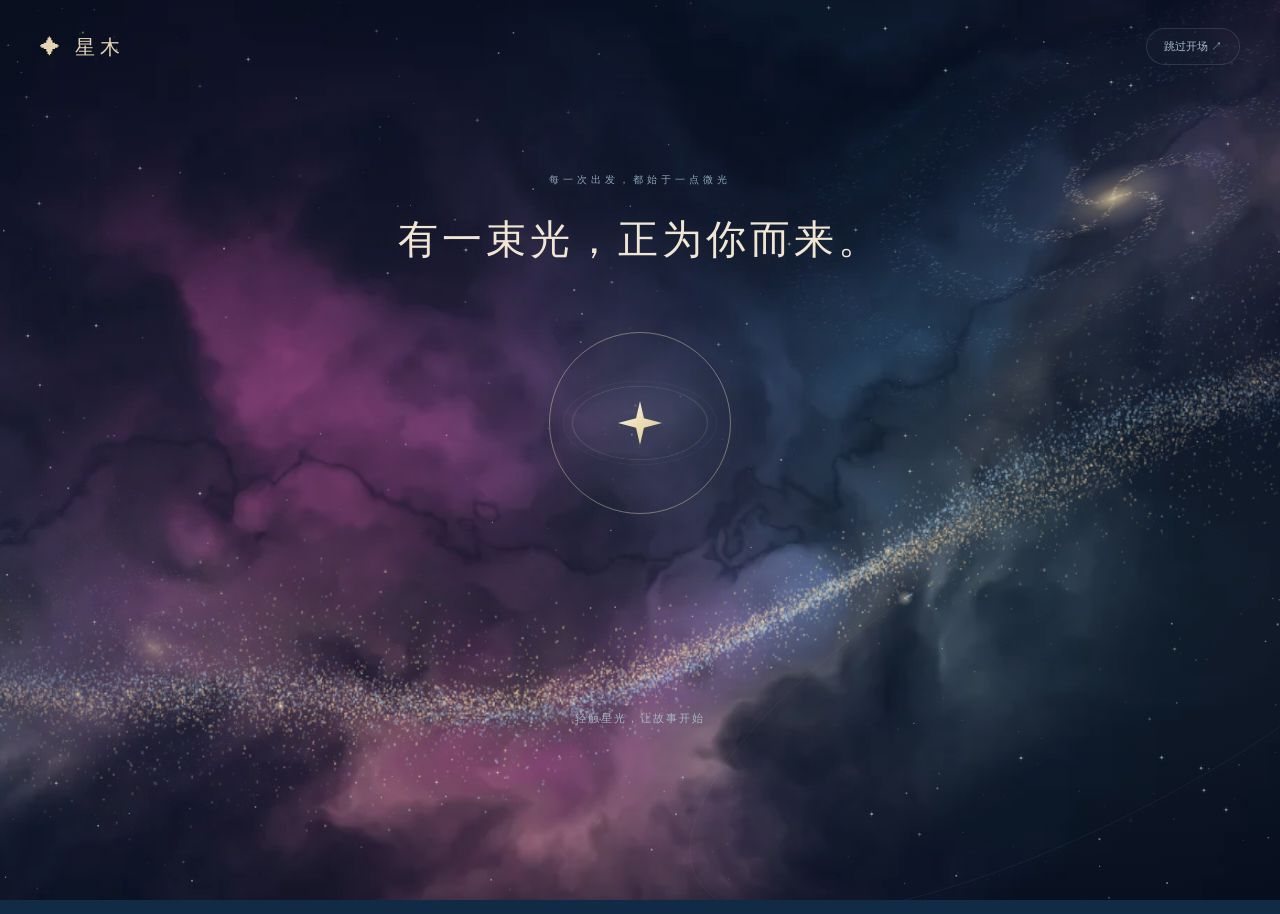
<file: ui-previews/starwood-atelier/index.html>
<!doctype html>
<html lang="zh-CN"><head><meta charset="UTF-8"><meta name="viewport" content="width=device-width,initial-scale=1"><title>星木 · 晨光序曲</title><script>try{if(localStorage.getItem('starwood.intro.v1')!=='seen')document.documentElement.classList.add('intro-pending')}catch{document.documentElement.classList.add('intro-pending')}setTimeout(()=>{if(!window.StarwoodIntro)document.documentElement.classList.remove('intro-pending')},8000)</script><link rel="stylesheet" href="style.css?v=14"><link rel="stylesheet" href="starfield-chat.css?v=transparent5"></head>
<body data-active-panel="orbit"><canvas id="sky" aria-hidden="true"></canvas><div class="nebula"></div><div class="meteor m1"></div><div class="meteor m2"></div><div class="meteor m3"></div>
<header class="masthead"><a class="brand" href="#"><span class="brand-mark">✦</span><span>星木<small>A SPACE TO GROW</small></span></a><div class="top-note">给时间一点秩序，给灵感一点自由。</div><div class="header-actions"><button id="tokenShortcut" class="quiet" title="绑定杭电助手个人令牌，让烁读取你的校园数据">校园令牌</button><button id="replayIntro" class="quiet">重看开场</button><button id="motion" class="quiet">暂停星空</button></div></header>
<main tabindex="-1"><div class="intro"><div><span class="eyebrow">星木学习手记</span><h1>今天，也有新的可能。</h1><p>在纸页间安放计划，在星光里慢慢生长。</p></div><div class="sky-orbit" aria-hidden="true"><i></i><i></i><i></i></div><div class="date-seal"><span>今日 / TODAY</span><strong id="todayStamp"></strong><small>慢慢来，也会到达。</small></div></div>
<section class="desk" aria-label="木质学习日历"><div class="desk-edge"></div><nav class="rail"><button class="rail-btn" data-panel="calendar"><span>▦</span>月历</button><button class="rail-btn" data-panel="notes"><span>▤</span>手记</button><button class="rail-btn active" data-panel="orbit"><span>✧</span>星伴</button><button class="rail-btn" data-panel="sources"><span>⌘</span>连接</button><button class="rail-btn" data-panel="import"><span>⇧</span>资料</button><div class="rail-line"></div><span class="vertical-label">MAKE ROOM FOR WHAT MATTERS</span><div class="wood-label">星木<br><small>STUDY WELL</small></div></nav>
<div class="workarea"><div class="desk-heading"><span class="engraving">星伴观测站</span><span class="local-tag"><i></i>晨光序曲</span></div>
<div id="calendarPanel" class="workspace" hidden><div class="calendar-wrap"><div class="paper-under under-two"></div><div class="paper-under under-one"></div><div class="rings"><i></i><i></i><i></i><i></i><i></i><i></i></div>
<article class="calendar" id="calendar" tabindex="0" aria-label="日历，向左右拖动或使用方向键切换月份"><div class="paper-grain"></div><div class="calendar-top"><div><div class="calendar-kicker" id="monthEnglish"></div><h2><span id="monthNumber"></span><small id="monthYear"></small></h2></div><div class="month-controls"><button id="prev" aria-label="上个月">‹</button><button id="todayBtn">回到今天</button><button id="next" aria-label="下个月">›</button></div></div><div class="weekdays"><span>一</span><span>二</span><span>三</span><span>四</span><span>五</span><span>六</span><span>日</span></div><div id="grid" class="days"></div><footer class="paper-footer"><span><i></i>点日期看摘要，点待办看详情</span><span id="monthProgress"></span></footer><div class="page-corner"></div></article></div>
<aside class="side-notes"><div class="sticky"><span class="tape"></span><div class="note-top"><span>留给自己的温柔</span><span>✧</span></div><blockquote>每一小步，<br>都在靠近想成为的自己。</blockquote><div class="handwritten">Small steps. Beautiful things.</div></div>
<section class="task-paper"><span class="clip"></span><div class="task-head"><div><span class="eyebrow">把今天，过成喜欢的样子</span><h3 id="selectedLabel"></h3></div><span id="taskCount" class="count"></span></div><div class="ruled"><div id="tasks"></div><button class="add-task" id="add">＋ 写下一件小事</button></div><div class="task-foot"><span id="progressLabel"></span><div class="progress-track"><div id="progressBar"></div></div></div></section><div class="small-sign">让每一点进步，都被看见 <span>✦</span></div></aside></div>
<section id="notesPanel" class="notes-panel" hidden><div class="notebook"><span class="eyebrow">THOUGHTS WORTH KEEPING</span><h2>留一点空间，给灵感。</h2><p>记下今天学会的一个知识点，或明天想继续探索的问题。</p><label for="journal">我的学习手记</label><textarea id="journal" placeholder="今天，我想记住……"></textarea><div class="journal-bottom"><span id="saveState">内容仅保存在此浏览器</span><button id="downloadNote">下载手记 TXT</button></div></div></section>
<section id="orbitPanel" class="orbit-panel" aria-label="星伴空间">
<div class="deep-space" aria-hidden="true"><div class="cloud-bank"></div></div>
<div class="orbit-head"><span class="signal">星伴 · 烁</span><span id="orbitDate"></span></div>
<div class="companion-layout"><div class="companion-copy"><span class="companion-kicker">与你一起，探索更多可能</span><h2>让每个想法，<br>找到自己的星轨。</h2><p>点亮一个问题，<br>或者从今天的计划开始。</p><button id="openOrbitChat" class="orbit-chat-button">和烁聊一聊 <span>↗</span></button></div>
<div class="orbit-stage"><canvas id="orbitParticles" aria-hidden="true"></canvas><div class="companion-haze"></div><button id="sprite" aria-label="和星伴烁对话"><canvas id="crystal" width="720" height="720" aria-hidden="true"></canvas></button><span class="stage-caption">轻触烁，拾起一颗灵感</span></div></div>
<div class="orbit-foot"><div class="orbit-summary"><span class="signal">所选日期的学习计划</span><p id="spriteMood" role="status"></p><button id="seeDay">展开学习计划 ↗</button></div><dl class="orbit-stats"><div><dt>待完成</dt><dd id="orbitPending">0</dd></div><div><dt>已完成</dt><dd id="orbitDone">0</dd></div></dl></div></section><div class="desk-footer"><span>计划有序 · 灵感自由</span><button id="export">导出本月计划</button></div></div></section><footer class="outside-footer"><span>星木 · 让时间留下温度</span><span>轻触星伴 / 记录想法 / 安排学习</span></footer></main>
<dialog id="taskDialog"><form id="taskForm"><span class="eyebrow">A SMALL STEP FORWARD</span><h2>写下一件小事</h2><label>待办内容<input id="taskTitle" maxlength="80" required placeholder="例如：复习曲率公式，完成两道练习题"></label><label>分类<select id="taskType"><option>学习</option><option>作业</option><option>考试</option><option>计划</option></select></label><label>详细要求（选填）<textarea id="taskDetails" maxlength="2000" rows="3" placeholder="写下步骤、提交形式或验收要求"></textarea></label><label>截止时间（选填）<input id="taskTime" type="time"></label><div class="dialog-actions"><button type="button" id="cancel">取消</button><button type="submit">记在这一页</button></div></form></dialog><div id="toast" role="status"></div><script src="day-orbit.js?v=13"></script><script src="app.js?v=13"></script><script src="cosmos-scene.js?v=13"></script><script src="crystal.js?v=13"></script><script src="chat-config.js?v=13"></script><script src="companion-chat.js?v=transparent5"></script><script src="arrival.js?v=13"></script><script src="token-ui.js?v=1"></script><script src="learning-hub.js?v=14"></script><script src="starfield-sparkles.js?v=1"></script></body></html>
</file>
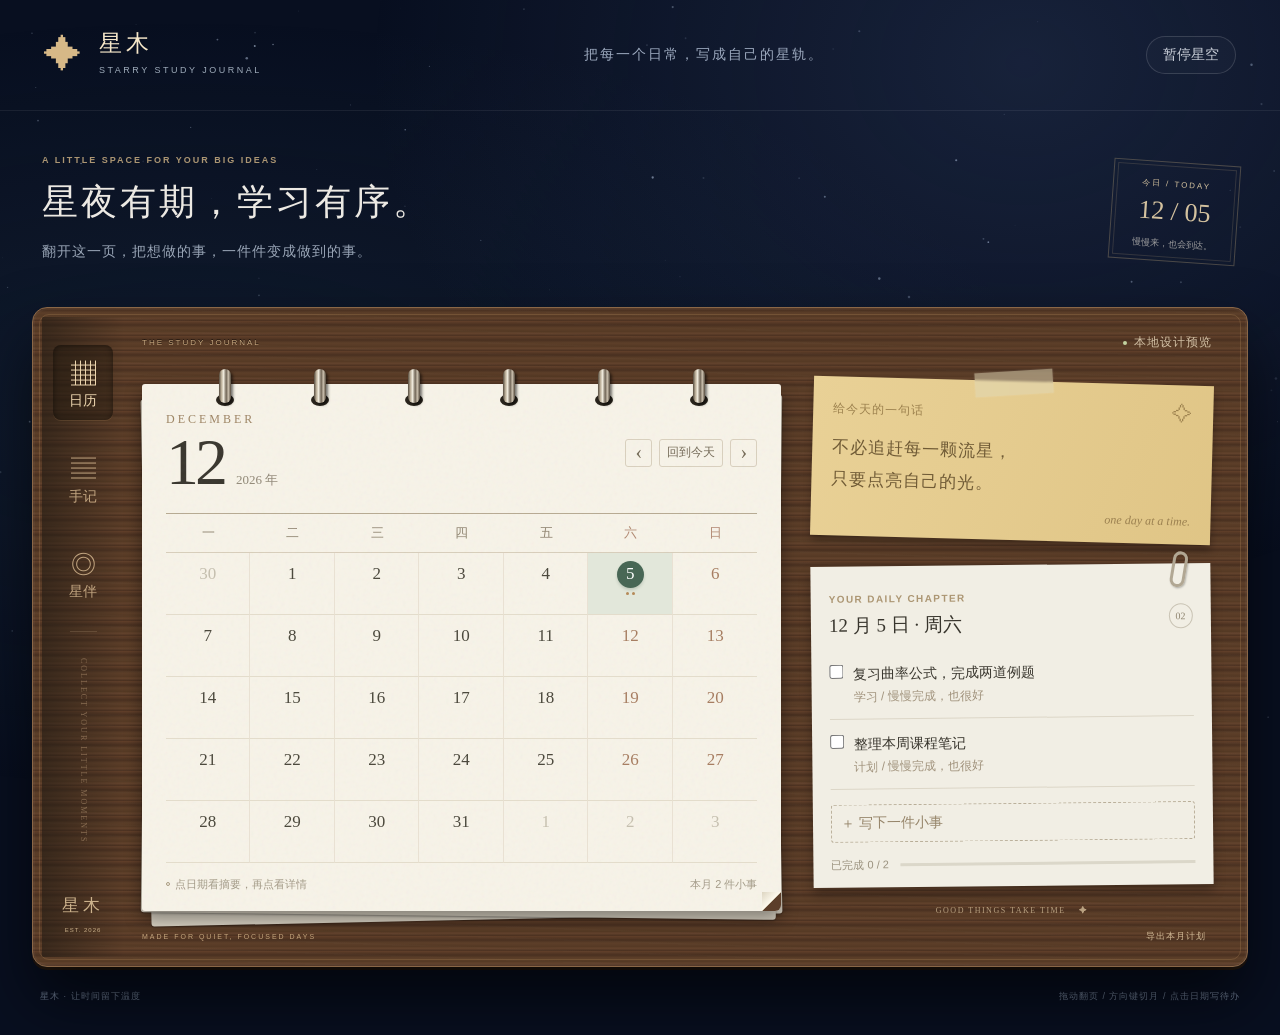
<file: ui-previews/starwood-calendar/index.html>
<!doctype html>
<html lang="zh-CN"><head><meta charset="UTF-8"><meta name="viewport" content="width=device-width,initial-scale=1"><title>星木 · 学习手记</title><link rel="stylesheet" href="style.css"></head>
<body><canvas id="sky" aria-hidden="true"></canvas><div class="nebula"></div><div class="meteor m1"></div><div class="meteor m2"></div><div class="meteor m3"></div>
<header class="masthead"><a class="brand" href="#"><span class="brand-mark">✦</span><span>星木<small>STARRY STUDY JOURNAL</small></span></a><div class="top-note">把每一个日常，写成自己的星轨。</div><button id="motion" class="quiet">暂停星空</button></header>
<main><div class="intro"><div><span class="eyebrow">A LITTLE SPACE FOR YOUR BIG IDEAS</span><h1>星夜有期，学习有序。</h1><p>翻开这一页，把想做的事，一件件变成做到的事。</p></div><div class="date-seal"><span>今日 / TODAY</span><strong id="todayStamp"></strong><small>慢慢来，也会到达。</small></div></div>
<section class="desk" aria-label="木质学习日历"><div class="desk-edge"></div><nav class="rail"><button class="rail-btn active" data-panel="calendar"><span>▦</span>日历</button><button class="rail-btn" data-panel="notes"><span>▤</span>手记</button><button class="rail-btn" data-panel="orbit"><span>◎</span>星伴</button><div class="rail-line"></div><span class="vertical-label">COLLECT YOUR LITTLE MOMENTS</span><div class="wood-label">星木<br><small>EST. 2026</small></div></nav>
<div class="workarea"><div class="desk-heading"><span class="engraving">THE STUDY JOURNAL</span><span class="local-tag"><i></i>本地设计预览</span></div>
<div id="calendarPanel" class="workspace"><div class="calendar-wrap"><div class="paper-under under-two"></div><div class="paper-under under-one"></div><div class="rings"><i></i><i></i><i></i><i></i><i></i><i></i></div>
<article class="calendar" id="calendar" tabindex="0" aria-label="日历，向左右拖动或使用方向键切换月份"><div class="paper-grain"></div><div class="calendar-top"><div><div class="calendar-kicker" id="monthEnglish"></div><h2><span id="monthNumber"></span><small id="monthYear"></small></h2></div><div class="month-controls"><button id="prev" aria-label="上个月">‹</button><button id="todayBtn">回到今天</button><button id="next" aria-label="下个月">›</button></div></div><div class="weekdays"><span>一</span><span>二</span><span>三</span><span>四</span><span>五</span><span>六</span><span>日</span></div><div id="grid" class="days"></div><footer class="paper-footer"><span><i></i>点日期看摘要，再点看详情</span><span id="monthProgress"></span></footer><div class="page-corner"></div></article></div>
<aside class="side-notes"><div class="sticky"><span class="tape"></span><div class="note-top"><span>给今天的一句话</span><span>✧</span></div><blockquote>不必追赶每一颗流星，<br>只要点亮自己的光。</blockquote><div class="handwritten">one day at a time.</div></div>
<section class="task-paper"><span class="clip"></span><div class="task-head"><div><span class="eyebrow">YOUR DAILY CHAPTER</span><h3 id="selectedLabel"></h3></div><span id="taskCount" class="count"></span></div><div class="ruled"><div id="tasks"></div><button class="add-task" id="add">＋ 写下一件小事</button></div><div class="task-foot"><span id="progressLabel"></span><div class="progress-track"><div id="progressBar"></div></div></div></section><div class="small-sign">GOOD THINGS TAKE TIME <span>✦</span></div></aside></div>
<section id="notesPanel" class="notes-panel" hidden><div class="notebook"><span class="eyebrow">THOUGHTS WORTH KEEPING</span><h2>留一点空间，给灵感。</h2><p>记下今天学会的一个知识点，或明天想继续探索的问题。</p><label for="journal">我的学习手记</label><textarea id="journal" placeholder="今天，我想记住……"></textarea><div class="journal-bottom"><span id="saveState">内容仅保存在此浏览器</span><button id="downloadNote">下载手记 TXT</button></div></div></section>
<section id="orbitPanel" class="orbit-panel" hidden aria-label="星伴空间">
<div class="orbit-head"><span class="signal">星木 · 星伴空间</span><span id="orbitDate"></span></div>
<div class="companion-layout"><div class="companion-copy"><h2>让专注，<br>慢慢沉淀。</h2><p>烁 · 学习星伴</p></div>
<div class="orbit-stage"><span class="star-dust dust-one"></span><span class="star-dust dust-two"></span><span class="star-dust dust-three"></span><div class="light-path"></div><button id="sprite" aria-label="唤醒星伴烁"><canvas id="crystal" width="720" height="720" aria-hidden="true"></canvas></button><span class="stage-caption">轻触星核 · 找到下一步</span></div></div>
<div class="orbit-foot"><div><span class="signal">此刻的方向</span><p id="spriteMood" role="status"></p></div><button id="seeDay">展开今日计划 ↗</button></div></section><div class="desk-footer"><span>MADE FOR QUIET, FOCUSED DAYS</span><button id="export">导出本月计划</button></div></div></section><footer class="outside-footer"><span>星木 · 让时间留下温度</span><span>拖动翻页 / 方向键切月 / 点击日期写待办</span></footer></main>
<dialog id="taskDialog"><form id="taskForm"><span class="eyebrow">A SMALL STEP FORWARD</span><h2>写下一件小事</h2><label>待办内容<input id="taskTitle" maxlength="80" required placeholder="例如：复习曲率公式，完成两道练习题"></label><label>分类<select id="taskType"><option>学习</option><option>作业</option><option>考试</option><option>计划</option></select></label><label>详细要求（选填）<textarea id="taskDetails" maxlength="2000" rows="3" placeholder="写下步骤、提交形式或验收要求"></textarea></label><label>截止时间（选填）<input id="taskTime" type="time"></label><div class="dialog-actions"><button type="button" id="cancel">取消</button><button type="submit">记在这一页</button></div></form></dialog><div id="toast" role="status"></div><script src="day-orbit.js"></script><script src="app.js"></script><script src="crystal.js"></script></body></html>
</file>
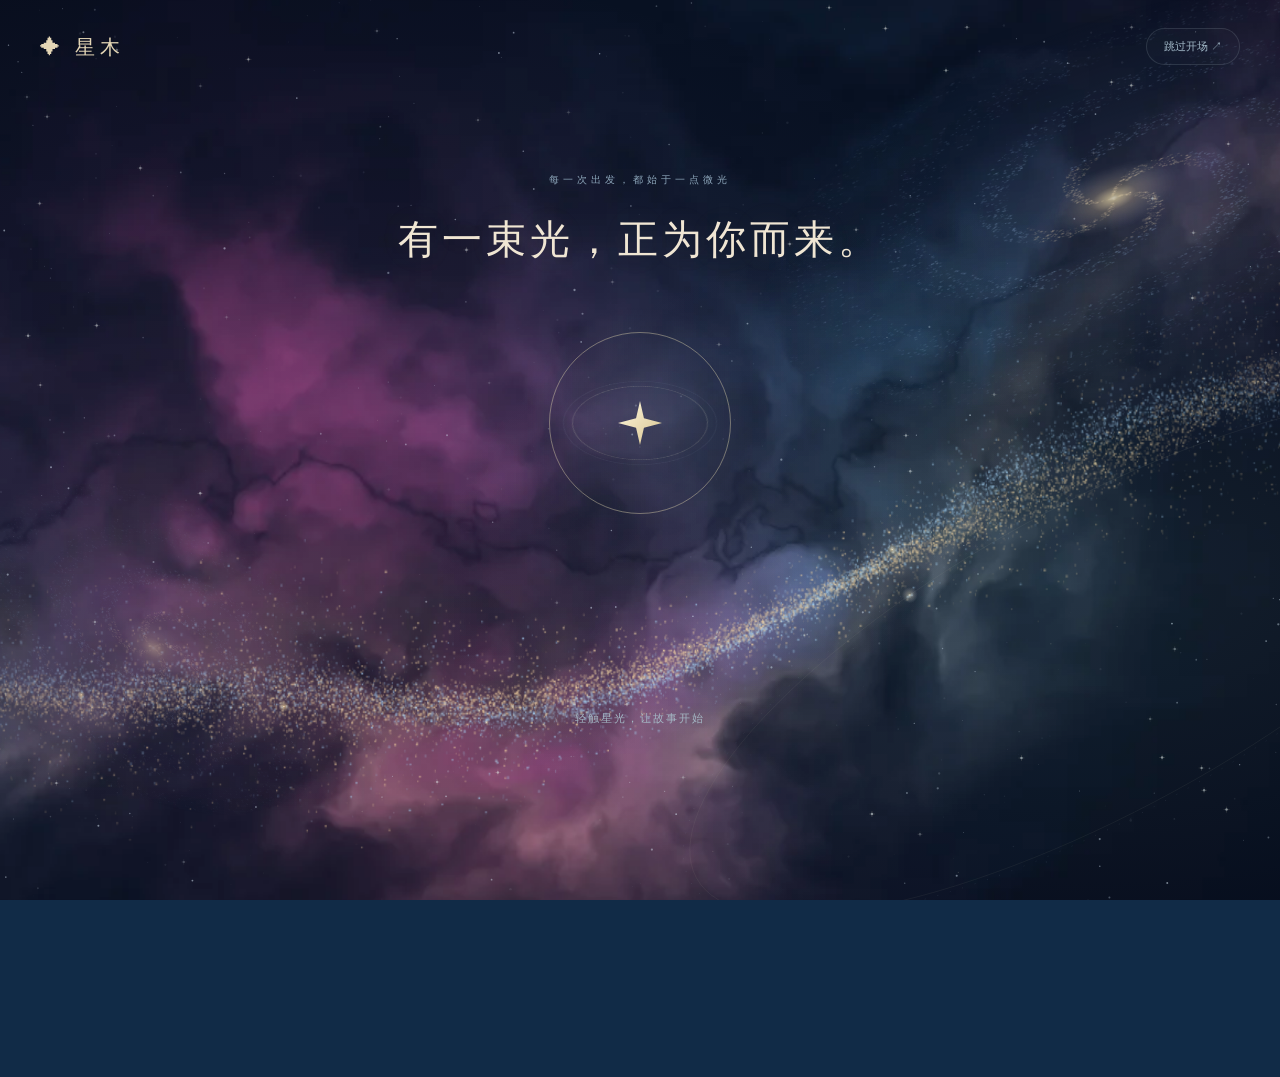
<file: school-info-hub/app/starwood/index.html>
<!doctype html>
<html lang="zh-CN"><head><meta charset="UTF-8"><meta name="viewport" content="width=device-width,initial-scale=1"><title>星木 · 晨光序曲</title><script>try{if(localStorage.getItem('starwood.intro.v1')!=='seen')document.documentElement.classList.add('intro-pending')}catch{document.documentElement.classList.add('intro-pending')}setTimeout(()=>{if(!window.StarwoodIntro)document.documentElement.classList.remove('intro-pending')},8000)</script><link rel="stylesheet" href="style.css?v=13"><link rel="stylesheet" href="workspace.css?v=transparent5"></head>
<body data-active-panel="orbit"><canvas id="sky" aria-hidden="true"></canvas><div class="nebula"></div><div class="meteor m1"></div><div class="meteor m2"></div><div class="meteor m3"></div>
<header class="masthead"><a class="brand" href="#"><span class="brand-mark">✦</span><span>星木<small>A SPACE TO GROW</small></span></a><div class="top-note">给时间一点秩序，给灵感一点自由。</div><div class="header-actions"><button id="tokenShortcut" class="quiet" title="绑定杭电助手个人令牌，让烁读取你的校园数据">校园令牌</button><button id="replayIntro" class="quiet">重看开场</button><button id="motion" class="quiet">暂停星空</button></div></header>
<main tabindex="-1"><section class="compact-welcome" aria-label="星伴与今日"><button class="welcome-shuo" aria-label="与烁聊聊今天的学习"><canvas id="welcomeMascot" width="480" height="480" aria-hidden="true"></canvas></button><div class="welcome-copy"><span>星伴 · 烁</span><h1>今天，循着灵感出发。</h1><p id="welcomeHint">我在这里，陪你把计划慢慢完成。</p></div><div class="welcome-date"><span>今日</span><strong id="todayStamp"></strong></div></section>
<section class="desk" aria-label="木质学习日历"><div class="desk-edge"></div><nav class="rail"><button class="rail-btn" data-panel="calendar"><span>▦</span>月历</button><button class="rail-btn" data-panel="notes"><span>▤</span>手记</button><button class="rail-btn active" data-panel="orbit"><span>✧</span>星伴</button><button class="rail-btn" data-panel="sources"><span>⌘</span>连接</button><button class="rail-btn" data-panel="import"><span>⇧</span>资料</button><div class="rail-line"></div><span class="vertical-label">MAKE ROOM FOR WHAT MATTERS</span><div class="wood-label">星木<br><small>STUDY WELL</small></div></nav>
<div class="workarea"><div class="desk-heading"><span class="engraving">星伴观测站</span><span class="local-tag"><i></i>晨光序曲</span></div>
<div id="calendarPanel" class="workspace" hidden><div class="calendar-wrap"><div class="paper-under under-two"></div><div class="paper-under under-one"></div><div class="rings"><i></i><i></i><i></i><i></i><i></i><i></i></div>
<article class="calendar" id="calendar" tabindex="0" aria-label="日历，向左右拖动或使用方向键切换月份"><div class="paper-grain"></div><div class="calendar-top"><div><div class="calendar-kicker" id="monthEnglish"></div><h2><span id="monthNumber"></span><small id="monthYear"></small></h2></div><div class="month-controls"><button id="prev" aria-label="上个月">‹</button><button id="todayBtn">回到今天</button><button id="next" aria-label="下个月">›</button></div></div><div class="weekdays"><span>一</span><span>二</span><span>三</span><span>四</span><span>五</span><span>六</span><span>日</span></div><div id="grid" class="days"></div><footer class="paper-footer"><span><i></i>点日期看摘要，点待办看详情</span><span id="monthProgress"></span></footer><div class="page-corner"></div></article></div>
<aside class="side-notes"><div class="sticky"><span class="tape"></span><div class="note-top"><span>留给自己的温柔</span><span>✧</span></div><blockquote>每一小步，<br>都在靠近想成为的自己。</blockquote><div class="handwritten">Small steps. Beautiful things.</div></div>
<section class="task-paper"><span class="clip"></span><div class="task-head"><div><span class="eyebrow">把今天，过成喜欢的样子</span><h3 id="selectedLabel"></h3></div><span id="taskCount" class="count"></span></div><div class="ruled"><div id="tasks"></div><button class="add-task" id="add">＋ 写下一件小事</button></div><div class="task-foot"><span id="progressLabel"></span><div class="progress-track"><div id="progressBar"></div></div></div></section><div class="small-sign">让每一点进步，都被看见 <span>✦</span></div></aside></div>
<section id="notesPanel" class="notes-panel" hidden><div class="notebook"><span class="eyebrow">THOUGHTS WORTH KEEPING</span><h2>留一点空间，给灵感。</h2><p>记下今天学会的一个知识点，或明天想继续探索的问题。</p><label for="journal">我的学习手记</label><textarea id="journal" placeholder="今天，我想记住……"></textarea><div class="journal-bottom"><span id="saveState">内容仅保存在此浏览器</span><button id="downloadNote">下载手记 TXT</button></div></div></section>
<section id="orbitPanel" class="orbit-panel" aria-label="星伴空间">
<div class="deep-space" aria-hidden="true"><div class="cloud-bank"></div></div>
<div class="orbit-head"><span class="signal">星伴 · 烁</span><span id="orbitDate"></span></div>
<div class="companion-layout"><div class="companion-copy"><span class="companion-kicker">与你一起，探索更多可能</span><h2>让每个想法，<br>找到自己的星轨。</h2><p>点亮一个问题，<br>或者从今天的计划开始。</p><button id="openOrbitChat" class="orbit-chat-button">和烁聊一聊 <span>↗</span></button></div>
<div class="orbit-stage"><canvas id="orbitParticles" aria-hidden="true"></canvas><div class="companion-haze"></div><button id="sprite" aria-label="和星伴烁对话"><canvas id="crystal" width="720" height="720" aria-hidden="true"></canvas></button><span class="stage-caption">轻触烁，拾起一颗灵感</span></div></div>
<div class="orbit-foot"><div class="orbit-summary"><span class="signal">所选日期的学习计划</span><p id="spriteMood" role="status"></p><button id="seeDay">展开学习计划 ↗</button></div><dl class="orbit-stats"><div><dt>待完成</dt><dd id="orbitPending">0</dd></div><div><dt>已完成</dt><dd id="orbitDone">0</dd></div></dl></div></section><div class="desk-footer"><span>计划有序 · 灵感自由</span><button id="export">导出本月计划</button></div></div></section><footer class="outside-footer"><span>星木 · 让时间留下温度</span><span>轻触星伴 / 记录想法 / 安排学习</span></footer></main>
<dialog id="taskDialog"><form id="taskForm"><span class="eyebrow">A SMALL STEP FORWARD</span><h2>写下一件小事</h2><label>待办内容<input id="taskTitle" maxlength="80" required placeholder="例如：复习曲率公式，完成两道练习题"></label><label>分类<select id="taskType"><option>学习</option><option>作业</option><option>考试</option><option>计划</option></select></label><label>详细要求（选填）<textarea id="taskDetails" maxlength="2000" rows="3" placeholder="写下步骤、提交形式或验收要求"></textarea></label><label>截止时间（选填）<input id="taskTime" type="time"></label><div class="dialog-actions"><button type="button" id="cancel">取消</button><button type="submit">记在这一页</button></div></form></dialog><div id="toast" role="status"></div><script src="day-orbit.js?v=13"></script><script src="app.js?v=13"></script><script src="cosmos-scene.js?v=13"></script><script src="crystal.js?v=13"></script><script src="chat-config.js?v=13"></script><script src="companion-chat.js?v=transparent5"></script><script src="arrival.js?v=13"></script><script src="token-ui.js?v=1"></script><script src="learning-hub.js?v=14"></script><script src="sentinel.js?v=connect3"></script><script src="workspace.js?v=20261128"></script><script src="starfield-sparkles.js?v=1"></script></body></html>
</file>
<file: ui-previews/starwood-atelier/style.css>
/* Starwood Atelier — warm paper, pale oak and morning light. */
:root{--ink:#303d3b;--muted:#7e8982;--green:#436d5d;--paper:#fffcf5;--gold:#b49158;--line:#e7e8df;--ease:cubic-bezier(.22,1,.36,1)}
*{box-sizing:border-box}body{margin:0;min-height:100vh;color:var(--ink);background:#edf1ee;font-family:"Inter","Microsoft YaHei","PingFang SC",sans-serif;-webkit-font-smoothing:antialiased}
button,input,select,textarea{font:inherit}button,a{-webkit-tap-highlight-color:transparent}button{cursor:pointer}button:focus-visible,a:focus-visible{outline:2px solid #8daa90;outline-offset:4px}button{transition:background .2s,box-shadow .2s,transform .2s}button:active{transform:translateY(1px)}[hidden]{display:none!important}
#sky{position:fixed;inset:0;width:100%;height:100%;z-index:-3;background:linear-gradient(155deg,#e8eff0,#f8f6ee 48%,#e8ede4)}
.nebula{position:fixed;inset:0;pointer-events:none;z-index:-2;background:radial-gradient(ellipse at 8% 5%,#fff9e9b0,transparent 40%),radial-gradient(ellipse at 100% 100%,#c2d4c350,transparent 50%)}
.meteor{position:fixed;z-index:-1;pointer-events:none;opacity:0}
.masthead{max-width:1450px;margin:auto;padding:24px 46px;display:flex;align-items:center;justify-content:space-between}
.brand{display:flex;align-items:center;gap:10px;text-decoration:none;color:#34574a;font:24px/1.2 "Baskervville",Georgia,serif;letter-spacing:3px}.brand-mark{font-size:35px;color:#9f8351}.brand small{display:block;font:8px/2.2 sans-serif;letter-spacing:2px;color:#7f9183}.top-note{font-size:12px;color:#7e8b83;letter-spacing:1px}.quiet{font-size:11px;border:1px solid #b9c5b77a;background:#ffffff75;color:#647b6b;border-radius:20px;padding:9px 16px}
main{max-width:1370px;margin:auto;padding:0 36px}.intro{position:relative;isolation:isolate;overflow:hidden;display:flex;align-items:center;justify-content:space-between;min-height:225px;margin:0 0 28px;padding:34px 46px;border:1px solid #ffffff7a;border-radius:20px;background:radial-gradient(ellipse at 12% 30%,#566d77aa,transparent 65%),linear-gradient(110deg,#263d50,#49697c 63%,#8da9ae);box-shadow:0 10px 25px #233e4510,inset 0 1px #ffffff33;color:#fffcf6}
.intro:after{content:'';position:absolute;inset:0;z-index:-1;background-image:radial-gradient(circle at 5% 18%,#fff8 0 1px,transparent 1.5px),radial-gradient(circle at 40% 13%,#fff8 0 1px,transparent 1.5px),radial-gradient(circle at 90% 72%,#fffb 0 1px,transparent 1.5px);background-size:217px 151px,347px 159px,293px 171px;opacity:.5}
.eyebrow{font-size:10px;font-weight:500;letter-spacing:2px;color:#9b8b6f}.intro .eyebrow{color:#d3dfdd;font-size:11px;letter-spacing:3px}h1{font:400 clamp(26px,2.8vw,39px)/1.5 "Baskervville","STSong","SimSun",serif;letter-spacing:2px;margin:12px 0}.intro p{color:#d4dedb;font-size:12px;letter-spacing:1px;line-height:1.9;margin:0}.date-seal{position:relative;z-index:1;border-left:1px solid #d7e3dc55;padding:6px 0 6px 30px;min-width:120px}.date-seal span{font-size:9px;letter-spacing:2px;color:#d0dcd8}.date-seal strong{display:block;font:36px/1.6 "Baskervville",Georgia,serif;letter-spacing:2px}.date-seal small{font-size:10px;color:#d2ded7}
.sky-orbit{position:absolute;width:430px;height:200px;left:55%;top:5%;z-index:-1;transform:rotate(-23deg)}.sky-orbit i{position:absolute;inset:0;border:1px solid #d9e5d230;border-radius:50%}.sky-orbit i:nth-child(2){inset:24px -50px;transform:rotate(32deg);border-color:#ffffff10}.sky-orbit i:nth-child(3){width:180px;height:1px;inset:20px auto auto 130px;border:0;border-radius:0;background:linear-gradient(90deg,transparent,#f9eed0);box-shadow:0 0 8px #e6d7ad;animation:morning-meteor 9s ease-out infinite}
@keyframes morning-meteor{0%,8%{opacity:0;translate:150px 0}12%{opacity:1}32%,100%{opacity:0;translate:-260px 0}}
.desk{display:flex;position:relative;border-radius:20px;border:1px solid #e3d8c7;padding:9px;background:repeating-linear-gradient(2deg,#e8dbc526 0 1px,transparent 1px 7px),linear-gradient(110deg,#e4d2b4,#eee3d0 25%,#e6d7bd 75%,#d6c1a0);box-shadow:0 24px 50px #45554510,inset 0 1px #fff}
.desk-edge{position:absolute;inset:5px;border:1px solid #fffcf075;border-radius:15px;pointer-events:none}.rail{display:flex;flex:none;flex-direction:column;align-items:center;gap:13px;width:88px;padding:35px 0 12px}.rail-btn{width:65px;padding:14px 0;border:0;border-radius:12px;background:transparent;color:#8d7d64;font-size:12px}.rail-btn span{display:block;font:24px/1.5 Georgia}.rail-btn:hover{background:#fff9}.rail-btn.active{background:#faf8f0;box-shadow:0 3px 10px #876f4a12,inset 0 1px white;color:#466b58}.rail-line{width:20px;border-top:1px solid #b6a38b55;margin:12px}.vertical-label{writing-mode:vertical-rl;font:8px/1 Georgia;letter-spacing:2px;color:#a58e6c}.wood-label{margin-top:auto;padding-top:26px;text-align:center;color:#8c7654;letter-spacing:4px;font:16px Georgia,serif}.wood-label small{font:7px/2.5 sans-serif;letter-spacing:1px}
.workarea{min-width:0;flex:1;padding:0 26px 0 14px}.desk-heading,.desk-footer{display:flex;align-items:center;justify-content:space-between;height:57px;font-size:11px;color:#8c7b60;letter-spacing:1px}.engraving{font-weight:500}.local-tag{font-size:10px;display:flex;align-items:center;gap:7px}.local-tag i{width:5px;height:5px;border-radius:50%;background:#6c9679}.workspace{display:grid;grid-template-columns:minmax(0,1.8fr) minmax(250px,1fr);gap:30px;align-items:start}
.calendar-wrap{position:relative;padding-top:16px;perspective:1600px}.paper-under{position:absolute;inset:25px 2px -5px;background:#f3eee3;border:1px solid #d9d1c0;border-radius:8px}.under-one{transform:rotate(.5deg)}.under-two{inset:25px 5px -9px;transform:rotate(-.7deg)}
.calendar{position:relative;background:#fffdf7;color:var(--ink);border:1px solid #ede6d7;border-radius:8px;padding:32px 27px 14px;box-shadow:0 8px 20px #79634217;touch-action:pan-y;transform-origin:left center;transition:transform .3s var(--ease),opacity .3s;user-select:none;cursor:grab;will-change:transform}.calendar.dragging{transition:none;cursor:grabbing}.paper-grain{position:absolute;inset:0;pointer-events:none;opacity:.12;background-image:url("data:image/svg+xml,%3Csvg viewBox='0 0 180 180' xmlns='http://www.w3.org/2000/svg'%3E%3Cfilter id='n'%3E%3CfeTurbulence type='fractalNoise' baseFrequency='.8' numOctaves='3' stitchTiles='stitch'/%3E%3C/filter%3E%3Crect width='100%25' height='100%25' opacity='.25' filter='url(%23n)'/%3E%3C/svg%3E")}
.rings{position:absolute;top:2px;left:13%;right:13%;display:flex;justify-content:space-between;z-index:2;pointer-events:none}.rings i{position:relative;width:9px;height:29px;border:1px solid #ae9574;border-radius:6px;background:linear-gradient(90deg,#a98d66,#eee2ca 35%,#fff7e1 45%,#b29c7a 75%,#e6d5b5);box-shadow:1px 2px 3px #67491a26}.rings i:after{content:'';position:absolute;inset:21px -4px -3px;border-radius:50%;background:#b9a991;z-index:-1}
.calendar-top{display:flex;align-items:center;justify-content:space-between;gap:10px;margin-bottom:22px}.calendar-kicker{font:11px/1.5 Georgia;letter-spacing:3px;color:#a99779}.calendar h2{display:flex;align-items:baseline;gap:14px;margin:7px 0 0}#monthNumber{font:62px/1 Georgia;letter-spacing:-3px;color:#3b574a}#monthYear{font:12px Georgia;color:#9b9685;font-weight:400}
.month-controls{display:flex;align-items:center;gap:6px}.month-controls button{border:1px solid #e1e5dc;background:#fffefa;color:#6d7d6f;width:29px;height:29px;border-radius:50%;font:21px Georgia}.month-controls button:hover{background:#eaf0e7}#todayBtn{width:auto;padding:0 11px;font:10px sans-serif;border-radius:15px}
.weekdays,.days{display:grid;grid-template-columns:repeat(7,minmax(0,1fr))}.weekdays{border-block:1px solid #e9e7df;text-align:center;padding:12px 0;font-size:11px;color:#9d9f91}.weekdays span:nth-last-child(-n+2){color:#bd9f88}.day{height:67px;position:relative;display:flex;align-items:center;flex-direction:column;gap:6px;padding:10px 1px;background:transparent;border:0;border-bottom:1px solid #eeeee6;color:#5a635b;font:19px Georgia}.day.outside{color:#c9cabe}.day.weekend:not(.outside){color:#a6927f}.day:hover{background:#f1f5eb;border-radius:6px}.day.selected{background:#edf2e6;border-radius:6px}.num{display:grid;place-items:center;width:29px;height:29px;border-radius:50%}.day.today .num{background:#557a62;color:white;box-shadow:0 3px 7px #436b5526}.day.selected:not(.today) .num{box-shadow:inset 0 0 0 1px #a2b29a}.dots{display:flex;gap:4px}.dots i{width:3px;height:3px;border-radius:50%;background:#c7a466}.dots i.done{background:#90ab87}
.paper-footer{display:flex;justify-content:space-between;gap:8px;padding:17px 0 1px;font-size:9px;color:#a1a18f}.paper-footer span:first-child{display:flex;align-items:center;gap:5px}.paper-footer i{width:4px;height:4px;background:#bec7ae;border-radius:50%}.page-corner{position:absolute;bottom:0;right:0;width:17px;height:17px;background:linear-gradient(135deg,#e6dfcf,#fffcf3 49%,#c9baa0 51%,#e3d3b8 52%);border-radius:0 0 7px}
.side-notes{padding:16px 0 0}.sticky{position:relative;padding:25px 23px 20px;background:linear-gradient(115deg,#f8edcc,#f3e6be);color:#88764f;border:1px solid #e4d8b4;box-shadow:0 4px 8px #a58c4810;transform:rotate(1deg)}.tape{position:absolute;top:-8px;left:calc(50% - 32px);width:64px;height:18px;background:#fffdf56b;transform:rotate(-5deg);border-inline:1px solid #e8dbc04d}.note-top{display:flex;justify-content:space-between;font-size:10px;letter-spacing:1px;color:#b09b70}blockquote{font:19px/1.9 "STSong","SimSun",serif;letter-spacing:1px;margin:15px 0 12px}.handwritten{text-align:right;font:italic 11px Georgia;color:#b49b6e}
.task-paper{position:relative;margin-top:26px;padding:25px 21px 19px;background:#fffdf7;border:1px solid #e8dfce;border-radius:6px;box-shadow:0 8px 15px #927e5810;min-height:280px}.clip{position:absolute;width:12px;height:30px;right:25px;top:-10px;border:2px solid #bfa87e;border-radius:7px;rotate:12deg;box-shadow:1px 1px 1px #fff}.task-head{display:flex;justify-content:space-between;align-items:center;gap:10px}.task-head .eyebrow{font-size:9px;letter-spacing:1px;color:#ab9c80}h3{font:20px/1.4 "STSong","SimSun",serif;margin:8px 0 12px;color:#455c4d}.count{font:11px Georgia;color:#a1a68f;border:1px solid #e0e5d7;border-radius:50%;padding:6px}.task-row{display:flex;align-items:start;gap:10px;padding:16px 0;border-bottom:1px solid #efede4;font-size:13px}.task-row input{width:14px;height:14px;margin:3px 0;accent-color:#698468;flex:none}.task-body{flex:1;min-width:0}.task-title{line-height:1.65;overflow-wrap:anywhere}.task-body span{display:block;font-size:10px;color:#a1a58f;margin-top:5px}.task-row.finished .task-title{text-decoration:line-through;color:#b3b7a7}.remove-task{background:transparent;border:0;color:#b7ad96;font-size:17px;opacity:0;padding:0 3px}.task-row:hover .remove-task,.remove-task:focus{opacity:1}.add-task{width:100%;margin:18px 0 16px;padding:11px;background:#f3f6ed;border:1px dashed #ccd6bd;color:#718466;border-radius:5px;font-size:12px;text-align:center}.add-task:hover{background:#e8f0df}.task-foot{display:flex;align-items:center;gap:12px;font-size:9px;color:#9fa78f}.progress-track{height:3px;background:#e9eddf;flex:1;border-radius:3px}.progress-track>div{height:100%;background:#99ae83;transition:width .4s}.small-sign{text-align:center;color:#aa9879;font-size:9px;letter-spacing:1px;margin-top:22px}.small-sign span{padding-left:8px;color:#b89e67}.empty-tasks{color:#a1a58e;font-size:12px;line-height:1.9;padding:20px 0}
.desk-footer{height:52px;font-size:9px}.desk-footer button{border:0;background:transparent;color:#8c7e65;font-size:11px;padding:9px 0}.outside-footer{display:flex;justify-content:space-between;gap:20px;padding:23px 8px 36px;font-size:10px;color:#95a18f;letter-spacing:1px}
.day-tray{grid-column:1/-1;min-width:0;overflow:hidden;padding:14px;background:#f0f4ea;border-radius:9px;border:1px solid #e0e8d6;color:#53694f;margin:5px 0;touch-action:pan-y}.tray-head{display:flex;justify-content:space-between;align-items:center;gap:10px;margin-bottom:10px;font-size:12px}.tray-head strong{font-weight:500}.tray-head button{font-size:10px;border:0;background:transparent;color:#96a189;padding:5px}.day-cards{display:grid;grid-template-columns:repeat(auto-fit,minmax(min(120px,100%),1fr));gap:10px}.day-card{min-width:0;transform-origin:top left;display:flex;flex-direction:column;gap:8px;padding:14px;background:#fffef9;border:1px solid #e2e7d8;border-radius:6px;min-height:92px;overflow-wrap:anywhere;box-shadow:0 3px 6px #4f694905}.day-card small{font:10px/1.5 sans-serif;color:#9aab86}.day-card strong{font-size:12px;font-weight:500;line-height:1.6;color:#53694f}.detailed .day-cards{grid-template-columns:1fr}.detailed .day-card{padding:18px;min-height:115px}.day-card p{margin:0;font-size:12px;line-height:1.85;color:#798571;white-space:pre-wrap}.empty-add{border:0;background:none;padding:15px;font-size:12px;color:#7e9272}
.notes-panel{padding-top:16px}.notebook{padding:38px;background:#fffdf7;border:1px solid #e8dfce;border-radius:8px;box-shadow:0 8px 15px #927e5810}.notebook h2{font:29px "STSong","SimSun",serif;color:#516b54}.notebook p{color:#9ca58f;font-size:12px;line-height:1.8}.notebook label{display:block;font-size:12px;color:#7c8c72;margin:30px 0 10px}.notebook textarea{width:100%;min-height:285px;resize:vertical;border:0;outline:none;background:repeating-linear-gradient(transparent 0 35px,#e8ecdf 36px);font:15px/36px sans-serif;color:#53654e}.journal-bottom{display:flex;justify-content:space-between;align-items:center;gap:15px;margin-top:23px;font-size:11px;color:#a0ab92}.journal-bottom button,.dialog-actions button[type=submit]{background:#608168;color:#fffdf5;border:0;border-radius:6px;padding:12px 19px;font-size:12px}
dialog{width:min(460px,92vw);padding:30px;border:1px solid #e1dfd1;border-radius:14px;background:#fffdf7;color:#51644d;box-shadow:0 25px 90px #263c3233}dialog::backdrop{background:#354a3b55;backdrop-filter:blur(7px)}dialog h2{font:27px "STSong","SimSun",serif}dialog label{display:block;margin-top:19px;font-size:12px}dialog input,dialog select,dialog textarea{display:block;width:100%;padding:12px;background:#fafbf5;border:1px solid #e2e8d8;border-radius:6px;font-size:13px;color:#53654e;margin-top:8px}dialog textarea{resize:vertical}.dialog-actions{display:flex;justify-content:end;gap:10px;margin-top:24px}.dialog-actions button{padding:12px 18px;border:0;border-radius:6px;background:#f0f2e8;color:#8c977e;font-size:12px}#toast{position:fixed;bottom:28px;left:50%;z-index:20;transform:translate(-50%,12px);opacity:0;pointer-events:none;background:#fffef6;color:#5a7458;padding:13px 24px;box-shadow:0 8px 35px #41583a25;border:1px solid #e0e8d4;border-radius:10px;font-size:12px;transition:.25s}#toast.show{opacity:1;transform:translate(-50%,0)}
/* A pearlescent companion room. */
.orbit-panel{position:relative;isolation:isolate;overflow:hidden;padding:32px 38px;border:1px solid #e7e9dc;border-radius:12px;background:radial-gradient(ellipse at 75% 42%,#e6e8f5,transparent 50%),linear-gradient(120deg,#fffdf5,#f4f5e9);box-shadow:0 8px 20px #927e5810}
.orbit-head,.orbit-foot{display:flex;justify-content:space-between;align-items:center;gap:16px}.orbit-head{color:#9ca18f;font:10px/1.5 sans-serif;letter-spacing:1px}.signal{font-size:10px;color:#9a9f8c}.signal:before{content:'';display:inline-block;width:4px;height:4px;background:#a9b889;border-radius:50%;margin-right:7px}.companion-layout{display:grid;grid-template-columns:1fr 1.15fr;align-items:center;min-height:390px}.companion-copy{z-index:1}.companion-copy h2{font:37px/1.55 "STSong","SimSun",serif;color:#536c57;letter-spacing:2px;margin:12px 0 24px}.companion-copy>p{font-size:11px;letter-spacing:1px;color:#9ba48f;line-height:1.8}.orbit-stage{position:relative;display:grid;place-items:center;min-width:0;height:370px}.companion-haze{position:absolute;width:85%;height:70%;border-radius:50%;background:radial-gradient(#ede4ce66,#e7dbf133,transparent 70%);filter:blur(12px)}
#sprite{display:block;position:relative;background:transparent;border:0;padding:0;width:330px;height:330px;max-width:100%;border-radius:50%}#sprite canvas{width:100%;height:100%;display:block}.stage-caption{position:absolute;bottom:0;color:#a2a394;font-size:10px;letter-spacing:1px}.orbit-foot{padding-top:24px;border-top:1px solid #e0e4d7}.orbit-foot p{font-size:12px;color:#74866a;margin:10px 0 0;line-height:1.8}.orbit-foot button{flex:none;padding:12px 18px;border:1px solid #d3dcc7;border-radius:6px;background:#faffed;color:#788d64;font-size:12px}
.companion-dock{position:fixed;right:24px;bottom:22px;z-index:15;display:flex;align-items:center;gap:0}.companion-mini{width:90px;height:90px;padding:0;background:transparent;border:0;filter:drop-shadow(0 5px 8px #40533615)}.companion-mini canvas{width:100%;height:100%}.companion-bubble{max-width:210px;padding:12px 16px;border:1px solid #e1e6d6;background:#fffef5f5;backdrop-filter:blur(10px);border-radius:14px 14px 3px 14px;color:#7b8a6e;font-size:11px;line-height:1.7;box-shadow:0 4px 20px #5c6b4510;opacity:0;translate:8px 0;pointer-events:none;transition:opacity .3s,translate .4s var(--ease)}.companion-bubble.visible{opacity:1;translate:0 0}
@media(max-width:1000px){.top-note{display:none}main{padding:0 22px}.masthead{padding:22px 30px}.intro{padding:30px}.rail{width:66px}.rail-btn{width:54px}.workarea{padding:0 16px 0 8px}.workspace{gap:22px;grid-template-columns:minmax(0,1.6fr) minmax(220px,1fr)}.calendar{padding:30px 17px 14px}.day{height:62px}.month-controls{gap:3px}blockquote{font-size:17px}.task-paper{padding:23px 16px 17px}.companion-copy h2{font-size:31px}.orbit-panel{padding:26px}}
@media(max-width:720px){main{padding:0 14px}.masthead{padding:18px 22px}.brand{font-size:20px}.quiet{font-size:10px;padding:8px 12px}.intro{min-height:185px;padding:26px 23px;margin-bottom:20px;border-radius:14px}.intro h1{font-size:26px;letter-spacing:1px}.intro p{font-size:10px;letter-spacing:0}.intro .eyebrow{font-size:9px}.date-seal{display:none}.sky-orbit{left:43%;opacity:.6}.desk{padding:5px;border-radius:14px}.rail{width:44px;padding-top:43px;gap:8px}.rail-btn{width:36px;font-size:10px;padding:10px 0}.rail-btn span{font-size:21px}.rail-line{width:15px}.vertical-label{font-size:6px;letter-spacing:1px}.wood-label{font-size:13px;letter-spacing:2px}.wood-label small{font-size:5px}.workarea{padding:0 8px 0 4px}.desk-heading{height:43px;font-size:10px}.local-tag{font-size:8px}.workspace{grid-template-columns:1fr;gap:20px}.calendar{padding:29px 11px 11px}.calendar-top{gap:4px;margin-bottom:17px}#monthNumber{font-size:51px}#monthYear{font-size:10px}.calendar-kicker{font-size:9px;letter-spacing:2px}.calendar h2{gap:9px}.month-controls button{width:24px;height:25px;font-size:19px}#todayBtn{font-size:9px;padding:0 6px}.day{height:56px;font-size:17px;padding-top:8px;gap:5px}.num{width:26px;height:26px}.paper-footer{font-size:8px;gap:4px;letter-spacing:0}.side-notes{padding:0}.sticky{display:none}.task-paper{margin:5px 0 0;padding:23px 17px 18px}.small-sign{margin-top:17px}.remove-task{opacity:1}.desk-footer{font-size:8px;height:46px}.desk-footer button{font-size:10px}.outside-footer{font-size:8px;letter-spacing:0;padding-bottom:105px}.outside-footer span:last-child{max-width:125px;text-align:right}.notebook{padding:23px 18px}.notebook h2{font-size:24px}.journal-bottom{align-items:start;flex-direction:column}.day-tray{padding:10px}.day-cards{gap:7px}.day-card{padding:10px;min-height:85px}.orbit-panel{padding:20px 17px}.orbit-head{font-size:8px}.companion-layout{grid-template-columns:1fr;min-height:0}.companion-copy h2{font-size:29px;margin:27px 0 13px}.companion-copy h2 br{display:none}.companion-copy>p{font-size:10px}.orbit-stage{height:290px}#sprite{width:270px;height:270px}.orbit-foot{align-items:start;flex-direction:column;gap:19px}.companion-dock{right:8px;bottom:8px}.companion-mini{width:76px;height:76px}.companion-bubble{max-width:180px;font-size:10px;padding:10px 13px}}
@media(prefers-reduced-motion:reduce){*,*:before,*:after{animation:none!important;transition:none!important}.sky-orbit i:nth-child(3){display:none}}
.paused .sky-orbit i{animation-play-state:paused}

/* Secondary information remains readable on warm paper. */
.local-tag,.desk-heading,.desk-footer,.desk-footer button{color:#7c6d53}
.note-top{color:#967d4f}blockquote{color:#806b44}.handwritten{color:#9a8154}
.task-body span,.task-foot,.task-head .eyebrow,.count{color:#7c896d}
.paper-footer{color:#87917b}.calendar-kicker{color:#97815e}
.orbit-head,.signal,.stage-caption{color:#7d886f}.companion-copy>p{color:#7f8d75}
.outside-footer{color:#788671}.small-sign{color:#978461}

.card-toggle{display:flex;flex-direction:column;gap:8px;width:100%;padding:0;border:0;background:transparent;text-align:left;color:inherit}
.day-card{padding:0;overflow:hidden;transition:box-shadow .25s,border-color .25s}
.day-card:hover{border-color:#b8cba5;box-shadow:0 4px 12px #526f4912}
.day-card .card-toggle{padding:14px;flex:1}.card-hint{font-size:10px;color:#8a9a7b;margin-top:auto;padding-top:4px}.day-card.expanded{grid-column:1/-1;background:#fffffa;border-color:#b7cba7}
.card-detail{padding:0 17px 18px}.detail-label{font-size:10px;color:#8fa078;display:block;border-top:1px solid #e7eddf;padding-top:13px;margin-bottom:8px}
.card-detail p{font-size:13px;line-height:1.9;color:#5e7058;margin-bottom:14px}.detail-deadline{font-size:10px;color:#8a957b}.detail-actions{display:flex;flex-wrap:wrap;gap:9px;margin-top:18px}
.detail-actions button{border:1px solid #dce5d2;background:#f4f8ec;color:#6a815b;font-size:11px;border-radius:6px;padding:9px 12px}.detail-actions .detail-ask{background:#fffdf3;border-color:#e6dfcb;color:#978252}
body.chat-open{overflow:hidden}.sr-only{position:absolute;width:1px;height:1px;padding:0;overflow:hidden;clip:rect(0,0,0,0);white-space:nowrap;border:0}
.chat-dialog{position:fixed;inset:auto 24px 24px auto;margin:0;padding:0;width:min(430px,calc(100vw - 28px));height:min(680px,calc(100dvh - 36px));max-height:calc(100dvh - 36px);border:1px solid #e1e7d5;border-radius:19px;background:#fffef8;color:#536b51;box-shadow:0 24px 90px #152a3950;overflow:hidden}
.chat-dialog[open]{display:flex;flex-direction:column}.chat-dialog::backdrop{background:#1a324136;backdrop-filter:blur(5px)}
.chat-head{display:flex;align-items:center;justify-content:space-between;padding:19px 22px;border-bottom:1px solid #e8ecdf;background:linear-gradient(115deg,#f7f8ec,#faf7ee)}
.chat-head>div{display:flex;align-items:center;gap:12px}.chat-head h2{margin:0;font:19px/1.4 'STSong','SimSun',serif}.chat-head #chatMode{font-size:10px;color:#9a9e86;display:block;margin-top:4px}
.chat-mark{font-size:31px;color:#bcaa78}.chat-close{background:transparent;border:0;color:#9b9f8e;font:25px Georgia;padding:7px}
.chat-messages{flex:1;min-height:0;overflow:auto;overscroll-behavior:contain;padding:21px;scroll-behavior:smooth}
.chat-message{margin:0 0 20px;display:flex;flex-direction:column;align-items:start;gap:7px}.chat-message small{font-size:9px;letter-spacing:.05em;color:#99a28b}.chat-message p{margin:0;padding:13px 15px;border:1px solid #e6ecde;border-radius:3px 14px 14px 14px;background:#f5f8ee;color:#5d7055;font-size:12px;line-height:1.9;white-space:pre-wrap;overflow-wrap:anywhere;max-width:94%;letter-spacing:0}
.chat-message.user{align-items:end}.chat-message.user p{border-radius:14px 3px 14px 14px;background:#f8f2e2;border-color:#ebe2cb;color:#897750}
.chat-quick{display:flex;gap:7px;flex-wrap:wrap;padding:5px 20px 13px}.chat-quick button{font-size:10px;border:1px solid #e1e8d6;background:#fcfef7;color:#859771;border-radius:20px;padding:7px 10px}
.chat-form{padding:15px 20px 14px;border-top:1px solid #e8ecdf;background:#fffef8}.chat-form textarea{display:block;width:100%;margin:0;resize:none;border:1px solid #dfe7d3;border-radius:9px;background:#fbfdf5;color:#5a7050;font:12px/1.8 sans-serif;padding:10px 12px;outline:none}
.chat-form textarea:focus{border-color:#a9bd93;box-shadow:0 0 0 3px #cbd8bb24}
.chat-form-foot{display:flex;justify-content:space-between;align-items:center;margin-top:10px}.chat-reset{font-size:10px;background:transparent;color:#a1a68f;border:0;padding:6px 0}.chat-send{font-size:11px;background:#718d63;color:#fffef5;border:0;border-radius:6px;padding:9px 17px}.chat-send:disabled{opacity:.5;cursor:wait}
.chat-feedback{font-size:10px;color:#a68c61;line-height:1.6;margin:8px 0 0}.chat-feedback:empty{display:none}
/* A deeper sky behind a bright, readable desk. */
html{background:#112b47}body{background:transparent}
#sky{background:radial-gradient(ellipse at 88% 12%,#34506488,transparent 50%),linear-gradient(160deg,#112337,#1b3c59 58%,#172f49)}
.nebula{background:radial-gradient(ellipse at 0% 17%,#8d80b124,transparent 42%),radial-gradient(ellipse at 95% 60%,#78b3ac20,transparent 43%),radial-gradient(ellipse at 40% 90%,#e8be7210,transparent 45%);animation:nebula-drift 30s ease-in-out infinite alternate}
.masthead .brand{color:#eee8d8}.masthead .brand small{color:#a6bdc6}.masthead .brand-mark{color:#dac48c}.top-note{color:#b0c2c9}.quiet{color:#c4d6d9;background:#ffffff06;border-color:#b1ced034}
.intro{background:linear-gradient(110deg,#244153bc,#4b708781);border-color:#cee5df30;box-shadow:0 10px 28px #030f211c,inset 0 1px #ffffff12;backdrop-filter:blur(2px)}
.intro:after{animation:star-shimmer 8s ease-in-out infinite alternate}
.sky-orbit i:nth-child(3){animation-duration:7s}
.meteor{display:block;width:210px;height:1px;background:linear-gradient(90deg,transparent,#faf1cd);box-shadow:0 0 5px #c5e9ff;rotate:-26deg;animation:sky-shoot 12s ease-out infinite}
.m1{top:9%;left:85%;animation-delay:-2s}.m2{top:50%;left:35%;animation-delay:-7s;width:130px}.m3{top:75%;left:97%;animation-delay:-10s;width:160px}
.outside-footer{color:#aec3ca}
@keyframes nebula-drift{to{transform:translate3d(2%,-2%,0) scale(1.08);filter:hue-rotate(12deg)}}
@keyframes star-shimmer{to{opacity:.9}}
@keyframes sky-shoot{0%{opacity:0;translate:120px -60px}6%{opacity:.8}20%,100%{opacity:0;translate:-500px 210px}}
.paused .nebula,.paused .intro:after,.paused .meteor{animation-play-state:paused}
@media(max-width:720px){.chat-dialog{inset:auto 10px 10px;margin:0;width:calc(100vw - 20px);height:min(670px,calc(100dvh - 20px));max-height:calc(100dvh - 20px);border-radius:17px}.chat-head{padding:15px 17px}.chat-messages{padding:17px}.chat-quick{padding-inline:16px}.chat-form{padding:13px 16px}.chat-message p{font-size:12px}.detail-actions button{font-size:10px;padding:9px}.day-card .card-toggle{padding:12px}}
@media(prefers-reduced-motion:reduce){.meteor{display:none}.nebula,.intro:after{animation:none!important}}
.day-cards{grid-template-columns:repeat(2,minmax(0,1fr))}
@media(max-width:720px){.chat-form textarea{font-size:16px;line-height:1.6}.chat-message p{font-size:13px}}

/* First-visit arrival. The story advances on two deliberate taps. */
.header-actions{display:flex;align-items:center;gap:9px}
html.intro-pending .masthead,html.intro-pending main,html.intro-pending .companion-dock{visibility:hidden}
body.arrival-open{overflow:hidden}
.arrival-dialog{position:fixed;inset:0;width:100vw;max-width:none;height:100dvh;max-height:none;margin:0;padding:0;border:0;border-radius:0;overflow:hidden;color:#f3eee2;background:radial-gradient(ellipse at 65% 38%,#203a59,#0a192f 65%,#060f20);box-shadow:none;isolation:isolate}
.arrival-dialog[open]{display:block}.arrival-dialog::backdrop{background:#060f20;backdrop-filter:none}
.arrival-sky{position:absolute;inset:0;width:100%;height:100%;z-index:0}
.arrival-nebula{position:absolute;inset:-20%;pointer-events:none;background:radial-gradient(ellipse at 30% 45%,#8b73b31a,transparent 44%),radial-gradient(ellipse at 75% 60%,#6eafa41a,transparent 35%);animation:arrival-cloud 24s ease-in-out infinite alternate}
.arrival-header{position:absolute;inset:0 0 auto;display:flex;align-items:center;justify-content:space-between;padding:calc(28px + env(safe-area-inset-top)) 40px 20px;z-index:10}
.arrival-header>span{font:20px/1.4 'STSong','SimSun',serif;letter-spacing:5px;color:#e4d6b5}
.arrival-skip{border:1px solid #c4d7df26;background:#ffffff04;border-radius:24px;color:#a2b9c8;font-size:11px;padding:10px 17px}
.arrival-copy{position:absolute;top:19%;left:5%;right:5%;text-align:center;z-index:2;pointer-events:none;transition:opacity .5s}
.arrival-overline{font:10px/1.7 sans-serif;letter-spacing:4px;color:#8da6ba;margin:0 0 21px}
.arrival-copy h2{font:400 clamp(25px,3.1vw,43px)/1.6 'STSong','SimSun',serif;letter-spacing:4px;color:#f0e6d3;margin:0;text-shadow:0 0 30px #dac8a51c}
.arrival-start{position:absolute;left:50%;top:47%;translate:-50% -50%;display:grid;place-items:center;width:160px;height:160px;background:none;border:0;border-radius:50%;z-index:4;transition:opacity .45s,scale .6s var(--ease)}
.arrival-seed{display:block;width:44px;height:44px;background:linear-gradient(135deg,#fff8df,#d6c28d);clip-path:polygon(50% 0,59% 39%,100% 50%,59% 61%,50% 100%,41% 61%,0 50%,41% 39%);animation:arrival-breathe 3.5s ease-in-out infinite;filter:drop-shadow(0 0 12px #ead39b)}
.arrival-start:before{content:'';position:absolute;inset:0;background:radial-gradient(#c9daed1a,transparent 65%);border-radius:50%;scale:1.6;pointer-events:none}
.arrival-seed-orbit{position:absolute;inset:12px;border:1px solid #d6d5bb32;border-radius:50%;transform:rotateX(57deg) rotate(-25deg);pointer-events:none}
.arrival-seed-orbit:after{content:'';position:absolute;inset:-10px;border:1px solid #b6cfe512;border-radius:50%;transform:rotate(55deg)}
.arrival-start:hover{scale:1.08}.arrival-start:focus-visible,.arrival-friend:focus-visible{outline:1px solid #dfd4ac70;outline-offset:10px}
.arrival-hint{position:absolute;bottom:19%;left:7%;right:7%;text-align:center;font:11px/1.8 sans-serif;letter-spacing:2px;color:#a4b8c5;z-index:5;margin:0}
.arrival-meteor{position:absolute;left:50%;top:47%;width:1px;height:1px;z-index:3;opacity:0;pointer-events:none}
.arrival-meteor:before{content:'';position:absolute;left:0;top:0;width:320px;height:2px;transform-origin:left;rotate:-35deg;background:linear-gradient(90deg,#ffffef,#edd8a581 18%,#a8d6f529 60%,transparent);box-shadow:0 0 5px #d3e8fa44}
.arrival-meteor:after{content:'';position:absolute;left:-4px;top:-4px;width:9px;height:9px;border-radius:50%;background:#fffff0;box-shadow:0 0 9px 2px #ffedb7,0 0 35px 8px #d0e6f577}
.arrival-bloom{position:absolute;left:50%;top:47%;width:150px;height:150px;translate:-50% -50%;border-radius:50%;background:radial-gradient(#fffbe7a0,#e0d9bd30 25%,#b5c8e01a 48%,transparent 70%);opacity:0;pointer-events:none;z-index:3}
.arrival-friend{position:absolute;left:50%;top:47%;translate:-50% -50%;width:min(520px,100vw);height:min(520px,100vw);padding:0;background:transparent;border:0;border-radius:50%;opacity:0;scale:.25;filter:blur(15px);pointer-events:none;z-index:4}
.arrival-friend canvas{width:100%;height:100%;display:block}
.arrival-dialog[data-state=travel] .arrival-start,.arrival-dialog[data-state=forming] .arrival-start,.arrival-dialog[data-state=friend] .arrival-start,.arrival-dialog[data-state=flash] .arrival-start{opacity:0;scale:.4;pointer-events:none}
.arrival-dialog[data-state=travel] .arrival-meteor{animation:arrival-flight 2.05s cubic-bezier(.3,.1,.65,1) both}
.arrival-dialog[data-state=forming] .arrival-bloom{animation:arrival-condense 1.45s ease-out both}
.arrival-dialog[data-state=forming] .arrival-friend{animation:arrival-emerge 1.45s var(--ease) both}
.arrival-dialog[data-state=friend] .arrival-friend{opacity:1;scale:1;filter:blur(0);pointer-events:auto}
.arrival-dialog[data-state=friend] .arrival-hint{color:#e4d4ad;animation:arrival-invite 3s ease-in-out infinite}
.arrival-dialog[data-state=flash] .arrival-friend{opacity:1;scale:1.08;filter:blur(0);transition:scale .7s,opacity .7s}
.arrival-white{position:absolute;inset:0;z-index:8;pointer-events:none;background:radial-gradient(circle at 50% 47%,#fffef8,#fffdf4 65%,#fff);opacity:0;clip-path:circle(0 at 50% 47%)}
.arrival-dialog[data-state=flash] .arrival-white{animation:arrival-reveal 1.55s ease-in-out both}
.arrival-dialog.revealing{background:transparent}
.arrival-dialog.revealing .arrival-sky,.arrival-dialog.revealing .arrival-nebula,.arrival-dialog.revealing .arrival-copy,.arrival-dialog.revealing .arrival-hint,.arrival-dialog.revealing .arrival-friend{opacity:0}
@keyframes arrival-cloud{to{translate:3% -2%;rotate:5deg}}
@keyframes arrival-breathe{50%{opacity:.6;scale:.84}}
@keyframes arrival-flight{0%{opacity:0;translate:70vw -50vh;scale:.7}12%{opacity:1}88%{opacity:1;translate:0 0;scale:1}100%{opacity:0;translate:0 0;scale:.2}}
@keyframes arrival-condense{0%{opacity:0;scale:2.4}20%{opacity:1;scale:3.5}70%{opacity:.7;scale:1.3}100%{opacity:0;scale:.9}}
@keyframes arrival-emerge{0%{opacity:0;scale:.25;filter:blur(18px)}45%{opacity:.7}100%{opacity:1;scale:1;filter:blur(0)}}
@keyframes arrival-invite{50%{opacity:.55}}
@keyframes arrival-reveal{0%{opacity:0;clip-path:circle(0 at 50% 47%)}38%{opacity:1;clip-path:circle(150vmax at 50% 47%)}58%{opacity:1;clip-path:circle(150vmax at 50% 47%)}100%{opacity:0;clip-path:circle(150vmax at 50% 47%)}}
@media(max-width:720px){.header-actions{gap:5px}.header-actions .quiet{font-size:9px;padding:8px 9px}.arrival-header{padding:calc(22px + env(safe-area-inset-top)) 23px 16px}.arrival-header>span{font-size:18px}.arrival-skip{font-size:10px;padding:8px 13px}.arrival-copy{top:21%;left:15px;right:15px}.arrival-overline{font-size:8px;letter-spacing:2px;margin-bottom:17px}.arrival-copy h2{font-size:24px;letter-spacing:2px}.arrival-hint{font-size:10px;letter-spacing:1px;bottom:22%}.arrival-friend{width:440px;height:440px;max-width:none}.arrival-start{width:130px;height:130px}}
@media(prefers-reduced-motion:reduce){.arrival-nebula,.arrival-seed,.arrival-hint{animation:none!important}.arrival-dialog[data-state=forming] .arrival-friend{opacity:1;scale:1;filter:none;animation:none!important}.arrival-dialog[data-state=flash] .arrival-white{clip-path:circle(150vmax at 50% 47%);opacity:1;animation:arrival-soft-reveal .32s ease both!important}.arrival-meteor,.arrival-bloom{display:none}.arrival-dialog[data-state=flash] .arrival-friend{scale:1}.arrival-dialog.revealing .arrival-white{opacity:0}}
@keyframes arrival-soft-reveal{0%{opacity:0}35%{opacity:1}60%{opacity:1}100%{opacity:0}}
.arrival-dialog.revealing::backdrop{background:transparent}
.arrival-dialog.revealing .arrival-header{opacity:0;pointer-events:none}
.arrival-friend:focus-visible{outline:none}
.arrival-friend:focus-visible:after{content:'';position:absolute;inset:20% 22% 23%;border:1px solid #dfd4ac55;border-radius:50%;pointer-events:none}
.arrival-copy{transition:opacity .5s,top .7s var(--ease)}
.arrival-dialog[data-state=forming] .arrival-copy,.arrival-dialog[data-state=friend] .arrival-copy{top:16%}
@media(max-width:720px){.arrival-dialog[data-state=forming] .arrival-copy,.arrival-dialog[data-state=friend] .arrival-copy{top:21%}}

/* The companion room opens as a quiet celestial observatory. */
body[data-active-panel=orbit] .intro{display:none}
body[data-active-panel=orbit] .desk{margin-top:6px;background:linear-gradient(125deg,#10253d,#122c46 55%,#0c2038);border-color:#b3cbd33b;box-shadow:0 24px 65px #04112040,inset 0 1px #c6d8d917}
body[data-active-panel=orbit] .desk-edge{border-color:#cdbd9228}
body[data-active-panel=orbit] .rail{border-right:1px solid #adc5cf10}
body[data-active-panel=orbit] .rail-btn{color:#839dad}
body[data-active-panel=orbit] .rail-btn:hover{background:#b7d1dc08}
body[data-active-panel=orbit] .rail-btn.active{background:#c7d9e110;box-shadow:inset 0 1px #dce8e619;color:#e9d6a7}
body[data-active-panel=orbit] .rail-btn span{color:#c2b58d}
body[data-active-panel=orbit] .rail-line{border-color:#8ca6b123}
body[data-active-panel=orbit] .vertical-label{display:none}
body[data-active-panel=orbit] .wood-label{color:#9c9a85}
body[data-active-panel=orbit] .engraving{color:#94acb8;letter-spacing:2px;font-size:10px}
body[data-active-panel=orbit] .local-tag,body[data-active-panel=orbit] .desk-footer,body[data-active-panel=orbit] .companion-dock{display:none}
body[data-active-panel=orbit] .workarea{padding-bottom:24px}
.orbit-panel{overflow:hidden;position:relative;isolation:isolate;padding:29px 32px 27px;border-radius:12px;border-color:#a6c5d21c;background:radial-gradient(ellipse at 68% 40%,#2a456650,transparent 65%),linear-gradient(120deg,#10243e,#122b46 70%,#0c2038);color:#e5e8dc;box-shadow:0 16px 35px #040f2017}
.orbit-atmosphere{position:absolute;inset:0;z-index:-1;background:radial-gradient(ellipse at 88% 10%,#b5a2d610,transparent 42%),radial-gradient(ellipse at 12% 100%,#80bcb50c,transparent 50%);pointer-events:none;animation:orbit-atmosphere 23s ease-in-out infinite alternate}
.orbit-head{color:#839fac;letter-spacing:1px;font-size:10px;padding-bottom:10px}
.orbit-head .signal{color:#d1c6a3;font-size:11px;letter-spacing:2px}
.orbit-head .signal:before{background:#d8c18d;box-shadow:0 0 12px #ecd59855}
.companion-layout{grid-template-columns:.85fr 1.15fr;min-height:445px;gap:5px}
.companion-copy{position:relative;z-index:2;pointer-events:none}
.companion-kicker{font-size:9px;color:#8ba6b3;letter-spacing:2px}
.companion-copy h2{font:400 clamp(28px,3vw,39px)/1.65 'STSong','SimSun',serif;letter-spacing:2px;color:#e9e5d5;margin:23px 0 21px}
.companion-copy>p{font-size:11px;line-height:1.95;color:#8fa8b8;letter-spacing:1px}
.orbit-chat-button{pointer-events:auto;display:flex;align-items:center;gap:30px;margin-top:29px;padding:12px 19px;border:1px solid #d8c79e6b;border-radius:5px;background:linear-gradient(120deg,#deceaa,#bfad85);color:#354451;box-shadow:0 4px 22px #ccba8c0c;font-size:12px}
.orbit-chat-button:hover{box-shadow:0 4px 23px #cdbc9522;background:#e0d3b3}
.orbit-chat-button span{font-size:16px}
.orbit-stage{height:430px;min-width:0;isolation:isolate}
#orbitParticles{position:absolute;inset:0;width:100%;height:100%;pointer-events:none;z-index:-1}
.companion-haze{position:absolute;width:74%;height:64%;border-radius:50%;background:radial-gradient(#b8d4d312,#829ad00e 40%,transparent 70%);filter:blur(7px);pointer-events:none;animation:companion-haze 7s ease-in-out infinite}
#sprite{width:380px;height:380px;max-width:100%;padding:0;border:0;background:transparent;filter:drop-shadow(0 5px 16px #cddcce0d)}
#sprite:focus-visible{outline:1px solid #d5c69e5c;outline-offset:-42px}
.stage-caption{bottom:6px;color:#8da7b6;font-size:10px;letter-spacing:1px}
.orbit-foot{gap:20px;align-items:center;border-top:1px solid #abc2c41b;padding-top:23px}
.orbit-summary>.signal{color:#819dab;font-size:9px;letter-spacing:1px}
.orbit-summary>.signal:before{display:none}
.orbit-summary p{font-size:13px;color:#d4d9cc;letter-spacing:0;margin:9px 0 13px;line-height:1.8}
.orbit-summary #seeDay{padding:0;background:transparent;border:0;border-radius:0;font-size:10px;color:#c8ba96}
.orbit-stats{display:flex;gap:32px;flex:none;margin:0;padding:10px 0 10px 29px;border-left:1px solid #b1c7c523}
.orbit-stats>div{min-width:45px}
.orbit-stats dt{font-size:9px;letter-spacing:1px;color:#8ca7b3}
.orbit-stats dd{font:32px/1.5 Georgia,serif;color:#e2d6b5;margin:5px 0 0}
@keyframes orbit-atmosphere{to{translate:2% -1%;filter:hue-rotate(14deg)}}
@keyframes companion-haze{50%{scale:1.08;opacity:.6}}
.paused .orbit-atmosphere,.paused .companion-haze{animation-play-state:paused}
@media(max-width:1000px){.orbit-panel{padding:26px}.companion-copy h2{font-size:30px}.companion-layout{grid-template-columns:.9fr 1.1fr}.orbit-stage{height:400px}#sprite{width:350px;height:350px}}
@media(max-width:720px){
 body[data-active-panel=orbit] .desk{margin-top:2px}
 body[data-active-panel=orbit] .rail{padding-top:40px}
 body[data-active-panel=orbit] .workarea{padding-bottom:10px}
 .orbit-panel{padding:19px 16px 21px;border-radius:9px}
 .orbit-head{font-size:8px;padding-bottom:0;gap:8px}.orbit-head .signal{font-size:9px;letter-spacing:1px}
 .companion-layout{grid-template-columns:1fr;gap:0;min-height:0}
 .companion-copy{padding-top:28px}
 .companion-kicker{font-size:8px;letter-spacing:1px}
 .companion-copy h2{font-size:27px;line-height:1.6;margin:13px 0 14px;letter-spacing:1px}
 .companion-copy h2 br{display:initial}
 .companion-copy>p{font-size:10px;line-height:1.8}
 .companion-copy>p br{display:none}
 .orbit-chat-button{font-size:11px;margin-top:18px;padding:10px 14px;gap:23px}
 .orbit-stage{height:315px;margin-top:0;margin-inline:-13px;width:calc(100% + 26px)}
 #sprite{width:310px;height:310px}
 .stage-caption{bottom:10px;font-size:8px;letter-spacing:1px}
 .orbit-foot{gap:20px;align-items:stretch;padding-top:20px;flex-direction:column}
 .orbit-summary p{font-size:12px;margin-top:8px;margin-bottom:9px}
 .orbit-stats{border-left:0;border-top:1px solid #b1c7c51c;padding:18px 0 0;gap:0}
 .orbit-stats>div{flex:1}.orbit-stats>div+div{padding-left:24px;border-left:1px solid #b1c7c51c}
 .orbit-stats dd{font-size:29px;margin-top:2px}
 body[data-active-panel=orbit] .outside-footer{padding-bottom:30px}
}
@media(prefers-reduced-motion:reduce){.orbit-atmosphere,.companion-haze{animation:none!important}}
main:focus{outline:none}

.deep-space{position:absolute;inset:0;overflow:hidden;pointer-events:none;isolation:isolate;background:#091325}
.orbit-panel>.deep-space{z-index:-1}
.cloud-bank{position:absolute;inset:-10%;background:center/cover url("nebula-field.webp");animation:cloud-passage 42s ease-in-out infinite alternate}
.orbit-panel .deep-space:after{content:'';position:absolute;inset:0;background:linear-gradient(90deg,#081323b3,transparent 65%),linear-gradient(0deg,#071426df,transparent 33%)}
.arrival-dialog.revealing>.deep-space{opacity:0}
@keyframes cloud-passage{from{transform:translate(-2%,-1%) scale(1)}to{transform:translate(3%,2%) scale(1.12)}}
.paused .deep-space *{animation-play-state:paused}
@media(prefers-reduced-motion:reduce){.deep-space *{animation:none!important}}

.learning-panel{position:relative;padding:35px;background:#faf9f1;border:1px solid #d9dfd0;border-radius:12px;overflow:hidden;color:#3b5149;isolation:isolate}
.learning-panel[hidden]{display:none}
.hub-heading{position:relative;z-index:1;max-width:72%;margin-bottom:35px}
.hub-heading h2{font:400 clamp(25px,3vw,36px)/1.6 STSong,SimSun,serif;margin:15px 0;color:#3d6056}
.hub-heading p,.import-note,.sync-paper p{font-size:12px;line-height:1.9;color:#748578}
.connection-orbit{position:absolute;right:22px;top:30px;width:160px;height:160px;border:1px solid #bccbab70;border-radius:50%;transform:rotate(-15deg)}
.connection-orbit i{position:absolute;inset:14px;border:1px dashed #a3b7a26b;border-radius:50%;animation:hub-orbit 40s linear infinite}
.connection-orbit i+ i{inset:29px;animation-direction:reverse}
.seed-face{position:absolute;inset:38px;border-radius:45% 55% 50% 50%;background:linear-gradient(120deg,#fffef4,#e3e6ce);box-shadow:4px 12px 21px #344f4120;display:grid;place-items:center;font-size:25px;color:#5b7760;animation:hub-breathe 5s ease-in-out infinite}
.connection-orbit b,.connection-orbit em{position:absolute;top:12px;left:42px;color:#b39761;animation:hub-breathe 4s ease-in-out infinite}
.connection-orbit em{top:auto;bottom:10px;left:110px}
.provider-grid{display:grid;grid-template-columns:1fr 1fr;gap:14px}
.provider-card{display:flex;align-items:center;gap:13px;padding:22px 17px;background:#fffef9;border:1px solid #e2e5d8;border-radius:9px;position:relative;transition:transform .3s,border-color .3s}
.provider-card:hover{transform:translateY(-3px);border-color:#9faf96}
.provider-sigil{flex:none;width:35px;height:43px;border:1px solid #d6dccc;border-radius:40% 55% 45% 45%;display:grid;place-items:center;background:linear-gradient(135deg,#f2eedb,#dfe8db);color:#9b8652;transform:rotate(-10deg)}
.is-connected .provider-sigil{box-shadow:0 0 0 7px #a2c5a51c}
.provider-card h3{font-size:15px;font-weight:500;margin:0 0 7px}
.provider-card p,.provider-card small{font-size:10px;color:#849080;margin:0 0 7px}
.provider-card small{color:#a28a5b}
.provider-card>div{flex:1;min-width:0}
.provider-card button,.sync-paper button,.hub-primary{font:12px inherit;border:1px solid #cdd8c7;background:#edf2e6;color:#4f6954;padding:10px;border-radius:6px;cursor:pointer}
.sync-paper{margin-top:24px;padding:24px;background:#edf1e6;border-radius:8px;border:1px solid #dce3d2}
.sync-paper strong{display:block;font-size:15px;margin-bottom:15px}
.sync-paper label{display:flex;gap:10px;align-items:center;font-size:12px}
.file-portal{position:relative;display:flex;flex-direction:column;align-items:center;justify-content:center;min-height:280px;border:1px dashed #adbea7;border-radius:12px;background:radial-gradient(ellipse at center,#e1ead966,transparent 65%),#f3f5eb;cursor:pointer;transition:background .4s,transform .4s}
.file-portal.receiving,.file-portal.reading{background:#e0eadc;box-shadow:inset 0 0 70px #bfd4be55}
.file-portal strong{font:22px STSong,SimSun,serif;margin:20px 0 13px}
.file-portal>span{font-size:11px;color:#83917c}
.file-select{margin:18px 0;color:#56755c!important;padding:10px 25px;border:1px solid #c4d1bc;border-radius:20px}
.file-portal input{position:absolute;width:1px;height:1px;opacity:0}
.file-portal:focus-within{outline:2px solid #7b997f;outline-offset:3px}
.paper-creature{display:block!important;position:relative;width:70px;height:75px;border-radius:6px 28px 9px 8px;background:linear-gradient(135deg,#fffef8,#e9e3ce);box-shadow:0 12px 20px #5667471c;transform:rotate(-9deg);animation:hub-breathe 5s ease-in-out infinite}
.paper-creature i{position:absolute;inset:0;display:grid;place-items:center;font:27px serif;color:#768768}
.paper-creature b{position:absolute;right:-20px;top:-8px;color:#b69b61;font-size:22px;animation:hub-orbit 9s linear infinite}
.receiving .paper-creature,.reading .paper-creature{animation:hub-breathe 1s ease-in-out infinite}
.import-note{margin:18px 0}#importStatus{font-size:13px;line-height:1.8;color:#658266}
.draft-paper{display:grid;grid-template-columns:20px 1fr 145px;gap:12px;padding:20px;background:#fffef8;border:1px solid #dedfcf;margin-bottom:12px;border-radius:6px}
.draft-paper input,.draft-paper textarea{min-width:0;font:14px/1.5 inherit;color:#405c4b;background:#fafbf4;border:1px solid #dbe2d1;border-radius:5px;padding:10px}
.draft-paper textarea{grid-column:2/-1;resize:vertical;min-height:60px}
.draft-paper small{grid-column:2/-1;color:#879180;font-size:11px}
.hub-primary{margin-top:15px;padding:14px 25px;background:#557b63;color:white}
.hub-primary:disabled{opacity:.45;cursor:default}
.import-error{font-size:12px;color:#945d48;line-height:1.8}
@keyframes hub-breathe{50%{transform:translateY(-7px) rotate(5deg)}}
@keyframes hub-orbit{to{transform:rotate(360deg)}}
.paused .learning-panel *{animation-play-state:paused}
@media(prefers-reduced-motion:reduce){.learning-panel *{animation:none!important}}
@media(max-width:700px){.learning-panel{padding:24px 15px}.hub-heading{max-width:100%;padding-top:80px;margin-bottom:25px}.hub-heading h2{font-size:25px}.connection-orbit{width:100px;height:100px;top:10px;right:15px}.seed-face{inset:25px;font-size:20px}.connection-orbit em{left:65px}.provider-grid{grid-template-columns:1fr}.provider-card{padding:18px 12px;gap:9px}.provider-card button{padding:9px;font-size:11px}.draft-paper{grid-template-columns:20px 1fr;padding:15px 10px}.draft-paper input[type=date]{grid-column:2}.draft-paper textarea{grid-column:2}.file-portal strong{font-size:20px}.file-portal>span{max-width:90%;text-align:center;line-height:1.7}}

.connection-dialog{width:min(440px,calc(100vw - 40px));box-sizing:border-box;padding:30px;border:1px solid #d6dfcb;background:#fbfaf2;color:#46634e;border-radius:15px;box-shadow:0 25px 80px #07162670}
.connection-dialog::backdrop{background:#10223491;backdrop-filter:blur(5px)}
.connection-dialog h2{font:25px/1.5 STSong,SimSun,serif;margin:0 0 18px}
.connection-dialog p{font:14px/1.9 sans-serif;margin-bottom:24px}
.connection-dialog a{display:block;color:#476c52;background:#e6eedf;padding:14px;border-radius:7px;text-align:center;font-size:14px;text-decoration:none;margin-bottom:15px}
.connection-dialog button{padding:12px;border:1px solid #d2dac6;background:#f7f7ed;border-radius:6px;color:#637456;width:100%}
body[data-active-panel=sources] .companion-dock{display:none}
/* 校园令牌快捷入口 */
.quiet.token-bound{color:#3f6b52;border-color:#8fb39a;background:#eef5ec}
.token-card{margin:22px 0 0;padding:22px 24px;border:1px solid #e5ddc9;border-radius:14px;background:linear-gradient(150deg,#fffdf5,#f7f1e2);box-shadow:0 8px 22px #7a623512}
.token-card-head{display:flex;align-items:flex-start;justify-content:space-between;gap:14px}
.token-card-head h3{margin:6px 0 0;font:400 21px/1.4 "Baskervville","STSong",serif;letter-spacing:1px;color:#3c584a}
.token-card p{margin:10px 0 0;font-size:12px;line-height:1.9;color:#7a816f}
.token-badge{font-size:10px;letter-spacing:1px;padding:5px 10px;border-radius:20px;border:1px solid #d8dfc9;background:#f4f4e9;color:#8a8f78;white-space:nowrap}
.token-badge[data-bound="1"]{border-color:#96b39c;background:#e9f2e7;color:#3f6b52}
.token-card-actions{display:flex;flex-wrap:wrap;gap:10px;margin-top:16px}
.token-card-actions a,.token-card-actions button{font-size:12px;padding:10px 15px;border-radius:8px;text-decoration:none;border:1px solid #d2dac6;background:#f7f7ed;color:#637456}
.token-card-actions a{background:#e6eedf;color:#476c52}
.token-dialog{width:min(520px,calc(100vw - 28px));max-height:calc(100dvh - 40px);padding:0;border:1px solid #e1e7d5;border-radius:18px;background:#fffef8;color:#40564c;box-shadow:0 24px 90px #152a3950;overflow:auto}
.token-dialog::backdrop{background:#1a324136;backdrop-filter:blur(5px)}
.token-head{display:flex;align-items:flex-start;justify-content:space-between;padding:23px 24px 0}
.token-head h2{margin:5px 0 0;font:400 24px/1.3 "Baskervville","STSong",serif;letter-spacing:2px;color:#3c584a}
.token-close{border:0;background:transparent;font-size:22px;line-height:1;color:#93a08d;padding:4px 6px}
.token-lead{margin:14px 24px 0;font-size:12px;line-height:1.95;color:#6e7a68}
.token-steps{margin:12px 24px 0;padding-left:20px;font-size:12px;line-height:1.95;color:#6e7a68}
.token-link{display:inline-block;margin:14px 24px 0;font-size:13px;padding:11px 16px;border-radius:8px;background:#e6eedf;color:#476c52;text-decoration:none}
.token-field{display:block;margin:18px 24px 0;font-size:12px;color:#6e7a68}
.token-field input{display:block;width:100%;margin-top:8px;padding:12px 14px;border:1px solid #d8ddc9;border-radius:9px;background:#fbfaf1;color:#40564c;font-size:13px;letter-spacing:.5px}
.token-status{margin:12px 24px 0;font-size:12px;line-height:1.7;min-height:18px;color:#7b8372}
.token-status[data-kind=ok]{color:#3f6b52}
.token-status[data-kind=error]{color:#a9503f}
.token-status[data-kind=warn]{color:#9b7a3c}
.token-warn{margin:12px 24px 0;padding:10px 12px;border-radius:8px;background:#fbf1dd;border:1px solid #ecd9b6;font-size:11px;line-height:1.8;color:#8a6f3b}
.token-actions{display:flex;flex-wrap:wrap;gap:10px;padding:18px 24px 24px}
.token-actions button{font-size:13px;padding:11px 17px;border-radius:8px;border:1px solid #d2dac6;background:#f7f7ed;color:#637456}
.token-actions .token-primary{background:#476c52;border-color:#3d5f47;color:#fffdf5}
.token-actions button[disabled]{opacity:.6;cursor:default}
@media(max-width:720px){.token-card{padding:18px}.token-dialog{width:calc(100vw - 20px)}.token-head,.token-lead,.token-steps,.token-link,.token-field,.token-status,.token-warn,.token-actions{margin-left:18px;margin-right:18px}.token-link{margin-left:18px}}
</file>
<file: ui-previews/starwood-atelier/starfield-chat.css>
/* Messages live directly in the companion star field. */
.companion-layout > .companion-copy,
.companion-layout > .chat-dialog { grid-area: 1 / 1; }
.companion-layout > .companion-copy { transition: opacity .3s ease, transform .4s ease; }
.companion-layout.in-conversation > .companion-copy { opacity: 0; transform: translateY(-10px); }
.companion-layout > .chat-dialog {
  position: relative; inset: auto; z-index: 3; margin: 0; padding: 0;
  width: 100%; min-width: 0; height: 445px; max-height: none;
  box-sizing: border-box; color: #edf5f5;
  border: 0; border-radius: 0; background: transparent; box-shadow: none;
  overflow: hidden;
}
.companion-layout > .chat-dialog[open] { animation: star-chat-arrive .4s ease-out both; }
@keyframes star-chat-arrive { from { opacity: 0; transform: translateY(12px); } to { opacity: 1; transform: none; } }
.companion-layout .chat-head {
  padding: 8px 0 15px; border: 0; background: transparent;
}
.companion-layout .chat-head h2 { font-size: 16px; color: #e4efed; }
.companion-layout .chat-mark { display: none; }
.companion-layout .chat-head #chatMode { color: #b6ced6; }
.companion-layout .chat-close { color: #d9e7e9; }
.companion-layout .chat-messages { padding: 12px 10px 12px 0; scrollbar-width: thin; scrollbar-color: #a9c8d75c transparent; }
.companion-layout .chat-message { margin-bottom: 23px; gap: 5px; }
.companion-layout .chat-message small { color: #a9c9d7; font-size: 10px; }
.companion-layout .chat-message p {
  padding: 0; max-width: 100%; border: 0; border-radius: 0; background: transparent;
  color: #f0f6f3; font-size: 14px; line-height: 1.95; text-shadow: 0 2px 12px #04142180;
}
.companion-layout .chat-message.user { align-items: flex-start; padding-left: 16px; border-left: 1px solid #a0c6d16b; }
.companion-layout .chat-message.user p { color: #bcd9e0; background: transparent; }
.companion-layout .chat-quick { padding: 5px 0 12px; gap: 16px; }
.companion-layout .chat-quick button { padding: 4px 0; border: 0; border-radius: 0; background: transparent; color: #bbd8d9; font-size: 11px; }
.companion-layout .chat-quick button:hover { color: #fff7d9; }
.companion-layout .chat-form {
  padding: 10px 0 0; border: 0; border-top: 1px solid #c3dce24d; background: transparent;
}
.companion-layout .chat-form textarea {
  padding: 6px 0; border: 0; border-radius: 0; background: transparent;
  color: #f4f8f6; box-shadow: none; font-size: 14px; line-height: 1.6;
}
.companion-layout .chat-form textarea:focus { border: 0; box-shadow: none; outline: none; }
.companion-layout .chat-form:focus-within { border-color: #e4eed5; }
.companion-layout .chat-form textarea::placeholder { color: #b4cbd2; }
.companion-layout .chat-form-foot { margin-top: 2px; }
.companion-layout .chat-reset { color: #afc5ca; }
.companion-layout .chat-send { background: transparent; color: #e6eed5; border: 1px solid #c4dec354; border-radius: 20px; padding: 7px 17px; }
.companion-layout .chat-feedback { color: #f0d6ac; }
@media(max-width:720px) {
  .companion-layout > .chat-dialog { height: 410px; }
  .companion-layout .chat-form textarea { font-size: 16px; }
}
@media(prefers-reduced-motion:reduce) {
  .companion-layout > .companion-copy, .companion-layout > .chat-dialog[open] { transition: none; animation: none; }
}

#orbitPanel > .starfield-sparkles { position:absolute; inset:0; width:100%; height:100%; z-index:0; pointer-events:none; }
#orbitPanel > .orbit-head, #orbitPanel > .companion-layout, #orbitPanel > .orbit-foot { position:relative; z-index:1; }
</file>
<file: ui-previews/starwood-calendar/style.css>
:root{--ink:#38352d;--muted:#898471;--green:#456659;--paper:#f7f3e8;--gold:#d4b384}*{box-sizing:border-box}body{margin:0;color:#ece9e3;font-family:"Microsoft YaHei","PingFang SC",sans-serif;background:#080f20;min-height:100vh}button,a,input,textarea,select{-webkit-tap-highlight-color:transparent}button{font:inherit;cursor:pointer}button:focus-visible,a:focus-visible{outline:2px solid #b78e50;outline-offset:4px}#sky{position:fixed;inset:0;width:100%;height:100%;z-index:-3}.nebula{position:fixed;inset:0;z-index:-2;background:radial-gradient(ellipse at 80% 7%,#35466c58,transparent 45%),radial-gradient(ellipse at 15% 45%,#314c6333,transparent 55%);pointer-events:none}.meteor{position:fixed;width:170px;height:1px;background:linear-gradient(90deg,transparent,#e4f2ff);box-shadow:0 0 7px #c9dfff;transform:rotate(145deg);opacity:0;pointer-events:none;z-index:-1;animation:shoot 11s linear infinite}.m1{top:8%;left:75%;animation-delay:1s}.m2{top:20%;left:40%;animation-delay:5s;width:110px}.m3{top:4%;left:95%;animation-delay:8s}@keyframes shoot{0%,4%{opacity:0;translate:0 0}7%{opacity:1}15%{opacity:0;translate:-480px 330px}100%{opacity:0;translate:-480px 330px}}.paused .meteor{animation-play-state:paused}.masthead{max-width:1390px;margin:auto;padding:28px 44px;display:flex;align-items:center;justify-content:space-between;border-bottom:1px solid #ffffff12}.brand{color:#f6e7c9;text-decoration:none;display:flex;gap:13px;align-items:center;font:23px Georgia,"Songti SC",serif;letter-spacing:4px}.brand-mark{font-size:38px;color:#d6b887}.brand small{display:block;font:9px/2.5 sans-serif;letter-spacing:2.5px;color:#9eabba}.top-note{font-size:12px;color:#9ba8bd;letter-spacing:2px}.quiet{border:1px solid #ffffff25;border-radius:30px;background:#ffffff05;color:#c8ced8;padding:9px 16px;font-size:12px}main{max-width:1280px;margin:0 auto;padding:0 32px}.intro{display:flex;justify-content:space-between;align-items:center;padding:38px 10px 32px}.eyebrow{font-size:9px;letter-spacing:2px;color:#ac9673;font-weight:600}h1{font:36px/1.5 Georgia,"Songti SC","SimSun",serif;font-weight:400;letter-spacing:3px;margin:8px 0}p{font-size:12px;color:#9aa6b7;letter-spacing:1px}.date-seal{text-align:center;transform:rotate(4deg);border:1px solid #bfa77c55;padding:10px 22px;color:#d4c29f;position:relative}.date-seal:after{content:"";position:absolute;inset:3px;border:1px solid #bfa77c33}.date-seal span{font-size:8px;letter-spacing:2px}.date-seal strong{display:block;font:26px/1.6 Georgia,serif}.date-seal small{font-size:9px;color:#9b9b9c}.desk{position:relative;display:flex;border:1px solid #8a6747;border-radius:15px;padding:9px;background:repeating-linear-gradient(2deg,#ffffff02 0 1px,#00000006 2px 3px,transparent 4px 11px),repeating-linear-gradient(0deg,#4a3020 0,#66452e 3px,#553924 4px,#5d3f29 8px,#493020 11px,#62402a 15px);box-shadow:0 34px 65px #0009,0 3px 0 #24180f,inset 0 0 0 2px #ffffff08;isolation:isolate}.desk-edge{position:absolute;inset:6px;border:1px solid #d6ac7133;border-radius:10px;pointer-events:none}.rail{width:82px;flex:none;background:linear-gradient(90deg,#211a1399,transparent);padding-top:28px;display:flex;flex-direction:column;align-items:center;gap:20px}.rail-btn{background:none;border:0;color:#c2a580;border-radius:8px;width:60px;padding:10px 0;font-size:11px}.rail-btn span{font-size:25px;display:block;line-height:1.5}.rail-btn.active{background:#20180e66;box-shadow:inset 0 1px 6px #0007,0 1px 0 #ae885d33;color:#eed7b0}.rail-line{width:27px;border-top:1px solid #bca07c3b}.vertical-label{writing-mode:vertical-rl;font:8px Georgia;letter-spacing:2px;color:#bfa07b85;margin-top:6px}.wood-label{font:17px Georgia,"SimSun",serif;margin-top:auto;margin-bottom:20px;color:#ccb28c;text-align:center;letter-spacing:4px}.wood-label small{font:6px sans-serif;letter-spacing:1px}.workarea{flex:1;min-width:0;padding:0 26px 0 18px}.desk-heading,.desk-footer{display:flex;justify-content:space-between;align-items:center;height:52px;color:#c4a57d;font-size:8px;letter-spacing:2px}.engraving{text-shadow:0 -1px 0 #21160f}.local-tag{letter-spacing:1px;font-size:9px;color:#d4c2a6;display:flex;align-items:center;gap:7px}.local-tag i{width:4px;height:4px;border-radius:50%;background:#c2d3a0}.workspace{display:grid;grid-template-columns:minmax(0,1.6fr) minmax(255px,1fr);gap:31px;align-items:start}.calendar-wrap{position:relative;padding-top:15px;perspective:1600px}.paper-under{position:absolute;background:#d9d2c3;inset:22px 2px -5px;border-radius:3px;box-shadow:0 1px 2px #0005}.under-two{transform:rotate(-1.2deg);inset:24px 4px -9px}.under-one{transform:rotate(.7deg)}.calendar{background:var(--paper);color:var(--ink);position:relative;box-shadow:0 8px 17px #0006;border-radius:3px 3px 7px 3px;padding:28px 24px 10px;touch-action:pan-y;transform-origin:left center;user-select:none;cursor:grab;will-change:transform;transition:transform .25s ease,opacity .25s}.calendar.dragging{transition:none;cursor:grabbing}.paper-grain{position:absolute;inset:0;pointer-events:none;opacity:.16;background-image:url("data:image/svg+xml,%3Csvg viewBox='0 0 180 180' xmlns='http://www.w3.org/2000/svg'%3E%3Cfilter id='n'%3E%3CfeTurbulence type='fractalNoise' baseFrequency='.75' numOctaves='3' stitchTiles='stitch'/%3E%3C/filter%3E%3Crect width='100%25' height='100%25' opacity='.3' filter='url(%23n)'/%3E%3C/svg%3E")}.rings{position:absolute;left:12%;right:12%;top:0;display:flex;justify-content:space-between;z-index:4;pointer-events:none}.rings i{width:12px;height:34px;background:linear-gradient(90deg,#554b3e,#c2b6a0 22%,#efeadc 38%,#716657 60%,#c8bdab 78%,#554b3e);border-radius:8px;box-shadow:2px 2px 3px #0008}.rings i:after{content:"";position:absolute;top:25px;margin-left:-3px;width:18px;height:12px;border-radius:50%;background:#29241c;z-index:-1}.calendar-top{display:flex;justify-content:space-between;align-items:center;margin-bottom:19px}.calendar-kicker{font:10px Georgia;letter-spacing:3px;color:#9d8463}.calendar h2{margin:4px 0 0;display:flex;align-items:baseline;gap:12px}#monthNumber{font:66px/.95 Georgia,serif;letter-spacing:-4px}#monthYear{font:13px Georgia;color:#908776;font-weight:normal}.month-controls{display:flex;gap:7px;align-items:center}.month-controls button{border:1px solid #d9d0be;background:transparent;width:27px;height:28px;border-radius:3px;color:#736956;font:20px Georgia}.month-controls #todayBtn{width:auto;padding:0 7px;font:10px sans-serif}.month-controls button:hover{background:#e9e1d0}.weekdays,.days{display:grid;grid-template-columns:repeat(7,1fr)}.weekdays{border-top:1px solid #b7aa92;border-bottom:1px solid #d8cebb;padding:10px 0;text-align:center;color:#908571;font-size:10px}.weekdays span:nth-last-child(-n+2){color:#b18770}.day{height:62px;position:relative;background:none;border:0;border-bottom:1px solid #e3dccb;border-right:1px solid #e9e1d3;color:#4c493d;padding:8px 2px;font:17px Georgia;display:flex;align-items:center;flex-direction:column;gap:4px}.day:nth-child(7n){border-right:0}.day.weekend{color:#a77e62}.day.outside{color:#c5bfaf}.day.selected{background:#e2e7da}.day.today .num{background:#486755;color:#fff;box-shadow:0 2px 3px #38513e33}.num{display:grid;place-items:center;width:27px;height:27px;border-radius:50%}.day.selected:not(.today) .num{border:1px solid #829678}.day:hover{background:#eae5d7}.day .dots{display:flex;gap:3px;height:3px}.day .dots i{height:3px;width:3px;background:#b58a58;border-radius:50%}.day .dots i.done{background:#7d9978}.paper-footer{display:flex;justify-content:space-between;font-size:8px;color:#a39a87;padding:14px 0 9px;gap:6px}.paper-footer span:first-child{display:flex;align-items:center;gap:5px}.paper-footer i{width:4px;height:4px;border:1px solid #a89b7f;border-radius:50%}.page-corner{position:absolute;right:0;bottom:0;width:19px;height:19px;background:linear-gradient(135deg,#ddd5c1,#fdf9ed 48%,#b9ad94 51%,#5c3e2a 52%);border-radius:0 0 6px 0}.side-notes{padding:12px 0 0}.sticky{position:relative;background:#e8cf92;color:#705b36;padding:24px 20px 15px;transform:rotate(1.5deg);box-shadow:1px 6px 9px #0004;background-image:linear-gradient(110deg,#ffffff0a,#a6803220)}.tape{position:absolute;width:78px;height:24px;background:#e1d9b780;top:-10px;left:calc(50% - 39px);transform:rotate(-5deg);box-shadow:0 0 1px #fff5;backdrop-filter:blur(1px)}.note-top{display:flex;justify-content:space-between;font-size:9px;letter-spacing:1px;color:#9c814e}.note-top span:last-child{font-size:20px;line-height:.5}blockquote{margin:14px 0 9px;font:17px/1.9 Georgia,"Songti SC","SimSun",serif;letter-spacing:1px}.handwritten{font:italic 12px Georgia;text-align:right;color:#9b8050}.task-paper{position:relative;margin-top:26px;background:#f1eee4;color:var(--ink);padding:22px 18px 15px;box-shadow:0 7px 12px #0004;min-height:272px;transform:rotate(-.6deg)}.clip{position:absolute;right:24px;top:-12px;width:15px;height:36px;border:3px solid #b1a793;border-radius:8px;transform:rotate(10deg);box-shadow:1px 1px 2px #0004}.task-head{display:flex;align-items:center;justify-content:space-between}.task-head .eyebrow{font-size:7px;letter-spacing:1.4px}h3{font:19px/1.4 Georgia,"SimSun",serif;margin:6px 0 10px}.count{font:10px Georgia;border:1px solid #c9c3b4;border-radius:50%;padding:6px;color:#8e846f}.task-row{display:flex;align-items:flex-start;gap:10px;padding:13px 0;border-bottom:1px solid #dcd6c7;font-size:11px}.task-row input{accent-color:#486755;width:14px;height:14px;flex:none;margin:2px 0}.task-body{flex:1}.task-body span{display:block;font-size:8px;color:#a1937d;margin-top:4px}.task-row.finished .task-title{text-decoration:line-through;color:#aaa394}.task-title{line-height:1.6}.remove-task{border:0;background:none;font-size:14px;color:#a89c85;opacity:0}.task-row:hover .remove-task,.remove-task:focus{opacity:1}.add-task{background:none;border:1px dashed #b8ad97;width:100%;margin:15px 0;padding:9px;text-align:left;color:#96856a;font-size:10px;border-radius:3px}.empty-tasks{color:#a2947a;font-size:11px;line-height:1.9;padding:15px 0;border-bottom:1px solid #dcd6c7}.task-foot{color:#9b927f;font-size:8px;display:flex;align-items:center;gap:12px}.progress-track{height:3px;background:#dbd7c9;flex:1}.progress-track div{height:100%;background:#688267;transition:width .3s}.small-sign{font:8px Georgia;letter-spacing:1.5px;color:#b9a180;text-align:center;margin-top:20px}.small-sign span{padding-left:10px}.desk-footer{height:42px;font-size:7px}.desk-footer button{border:0;background:none;color:#d4bd99;font-size:9px;letter-spacing:1px}.outside-footer{display:flex;justify-content:space-between;color:#6e7c92;font-size:9px;letter-spacing:1px;padding:23px 8px 32px}.notes-panel{padding:14px 0}.notebook{background:var(--paper);color:var(--ink);padding:35px;border-radius:3px;box-shadow:0 8px 20px #0005}.notebook h2{font:27px "SimSun",serif}.notebook p{color:#8f826a}.notebook label{display:block;font-size:12px;margin:25px 0 10px}.notebook textarea{width:100%;min-height:260px;border:0;background:repeating-linear-gradient(transparent 0 31px,#d7cdb8 32px);font:16px/32px "Microsoft YaHei",sans-serif;color:#4f5549;resize:vertical;outline:none}.journal-bottom{display:flex;justify-content:space-between;align-items:center;margin-top:20px;font-size:10px;color:#9d8c70}.journal-bottom button,.dialog-actions button[type=submit]{background:#486755;border:0;border-radius:4px;color:#f6f0df;padding:10px 16px}.notes-panel[hidden],.workspace[hidden]{display:none}dialog{border:1px solid #b0a183;border-radius:8px;background:#f7f2e4;color:#433d30;width:min(430px,90vw);padding:30px;box-shadow:0 25px 80px #0008}dialog::backdrop{background:#071020aa;backdrop-filter:blur(5px)}dialog h2{font:24px "SimSun",serif}dialog label{display:block;font-size:12px;margin-top:20px}dialog input,dialog select{display:block;width:100%;border:1px solid #d5c9b2;background:#fffaf0;padding:12px;border-radius:4px;margin-top:8px;color:#514936;font:13px sans-serif}.dialog-actions{display:flex;justify-content:flex-end;gap:10px;margin-top:25px}.dialog-actions button{border:0;padding:10px 18px;background:#e9e0cb;border-radius:4px;color:#78684b}#toast{position:fixed;bottom:25px;left:50%;transform:translate(-50%,15px);opacity:0;background:#f7f0df;color:#514a39;padding:12px 23px;border-radius:6px;font-size:12px;transition:.25s;pointer-events:none;box-shadow:0 5px 20px #0006;z-index:10}#toast.show{opacity:1;transform:translate(-50%,0)}@media(min-width:1500px){main{padding-top:20px}.intro{padding-bottom:42px}.day{height:74px}.task-paper{min-height:315px}.calendar{padding-top:36px}}@media(max-width:900px){.top-note{display:none}main{padding:0 18px}.intro{padding:25px 4px}.intro h1{font-size:29px}.date-seal{padding:8px 14px}.rail{width:60px}.rail-btn{width:48px}.workarea{padding:0 14px 0 8px}.workspace{gap:20px;grid-template-columns:minmax(0,1.5fr) minmax(210px,1fr)}.calendar{padding:28px 15px 10px}.day{height:55px}.month-controls{gap:3px}#monthNumber{font-size:53px}.sticky{padding:22px 16px 12px}blockquote{font-size:14px}.task-paper{padding:20px 13px 14px}}@media(max-width:680px){.masthead{padding:18px 23px}.brand{font-size:19px}.intro h1{font-size:25px;letter-spacing:1px}.intro p{font-size:10px;letter-spacing:0}.intro .eyebrow{font-size:7px;letter-spacing:1px}.date-seal{display:none}.desk{padding:5px}.rail{width:45px;padding-top:50px}.rail-btn{width:38px;font-size:9px}.rail-btn span{font-size:22px}.vertical-label{font-size:6px}.wood-label{font-size:13px;letter-spacing:2px}.wood-label small{font-size:5px}.workarea{padding:0 10px 0 4px}.workspace{grid-template-columns:1fr;gap:20px}.desk-heading{height:40px}.engraving{font-size:6px;letter-spacing:1px}.local-tag{font-size:7px}.calendar{padding:26px 13px 8px}.calendar-kicker{font-size:8px}#monthNumber{font-size:57px}.day{height:55px}.side-notes{padding:0;display:flex;flex-direction:column}.sticky{display:none}.task-paper{margin-top:5px;transform:rotate(0);min-height:200px}.small-sign{margin:14px 0 0}.outside-footer{font-size:8px;gap:20px}.outside-footer span:last-child{max-width:135px;text-align:right}.remove-task{opacity:1}.notebook{padding:20px}.notebook h2{font-size:22px}.journal-bottom{align-items:flex-start;gap:12px;flex-direction:column}.desk-footer>span{font-size:5px;letter-spacing:1px}}@media(prefers-reduced-motion:reduce){.meteor{display:none}*,*:before,*:after{animation:none!important;transition:none!important}}

/* 主要操作与任务文字保持清晰可读。 */
.top-note,.quiet{font-size:14px}.intro p{font-size:14px}.rail-btn{font-size:14px}.local-tag{font-size:12px}.weekdays{font-size:13px}.month-controls #todayBtn{font-size:12px}.calendar-kicker{font-size:12px}.paper-footer{font-size:11px}.task-head .eyebrow{font-size:10px}.task-row{font-size:14px}.task-body span{font-size:12px}.add-task{font-size:14px}.task-foot{font-size:11px}.empty-tasks{font-size:14px}.note-top{font-size:12px}.journal-bottom{font-size:13px}.notebook p{font-size:14px}.notebook label{font-size:14px}.dialog-actions button,dialog label{font-size:14px}
@media(max-width:680px){.rail-btn{font-size:11px}.intro p{font-size:12px}.local-tag{font-size:10px}.calendar-kicker{font-size:10px}.paper-footer{font-size:9px}.task-row{font-size:14px}.task-body span{font-size:12px}.task-foot{font-size:10px}.month-controls #todayBtn{font-size:11px}}
.day-tray{grid-column:1/-1;padding:14px 12px 16px;background:#e8e4d4;border-block:1px solid #cec6ad;min-width:0;color:#383d30;touch-action:pan-y}
.tray-head,.orbit-head,.orbit-foot{display:flex;align-items:center;justify-content:space-between;gap:12px}
.tray-head{font-size:13px;margin-bottom:10px}.tray-head button,.empty-add{background:transparent;color:#475640;border:0;padding:5px;cursor:pointer}
.day-cards{display:grid;grid-template-columns:repeat(auto-fit,minmax(min(115px,100%),1fr));gap:9px}
.day-card{transform-origin:top left;min-width:0;overflow-wrap:anywhere;display:flex;flex-direction:column;gap:8px;min-height:82px;padding:12px;background:#fbf7e9;border:1px solid #d8cfb6;border-radius:6px;box-shadow:0 3px 6px #4c432112}
.day-card strong{font-size:14px}.day-card small{font:11px/1.5 system-ui;color:#616b50}.detailed .day-cards{grid-template-columns:1fr}.detailed .day-card{min-height:115px;padding:16px}.day-card p{white-space:pre-wrap;font:14px/1.65 system-ui;margin:0;color:#4a493c}
#taskDetails{width:100%;resize:vertical;padding:9px;font:inherit;border:1px solid #cfc5b2;border-radius:6px}
.orbit-panel{position:relative;isolation:isolate;overflow:hidden;color:#f3f6df;background:radial-gradient(ellipse at 50% 39%,#202a20,#101611 53%,#0a0e0c 88%);border:1px solid #555849;border-radius:16px;padding:clamp(20px,4vw,48px)}
.orbit-panel[hidden]{display:none}.orbit-head{font:12px/1.5 monospace;letter-spacing:.08em;color:#b8c3ad}.signal{font:12px/1.5 system-ui;letter-spacing:.12em}.signal:before{content:'';display:inline-block;width:6px;height:6px;background:#c1ff48;border-radius:50%;margin-right:9px;box-shadow:0 0 12px #adf835}
.orbit-stage{position:relative;display:grid;place-items:center;height:clamp(240px,32vw,360px);isolation:isolate}
.orbital-track,.orbital-track.short{position:absolute;width:min(90%,520px);aspect-ratio:1;border-radius:50%;background:repeating-conic-gradient(#b7dc7b66 0 .5deg,transparent .6deg 5deg);mask:radial-gradient(closest-side,transparent 98%,black 99%);animation:revolve 100s linear infinite;pointer-events:none}
.orbital-track.short{width:min(74%,350px);background:conic-gradient(transparent 10%,#d1fa54 16%,transparent 17% 51%,#7c874f 65%,transparent 66%);animation-direction:reverse}
#sprite{position:relative;display:grid;place-items:center;width:clamp(140px,19vw,210px);aspect-ratio:1;background:radial-gradient(#252e1a,#0c110d 69%);border-radius:50%;border:0;cursor:pointer;box-shadow:0 0 44px #bdea3a22}
.halo{position:absolute;inset:0;border-radius:50%;background:conic-gradient(from 60deg,#b8f334,#e8ff94 16%,#6d951c 34%,#caf54e 68%,#b8f334);mask:radial-gradient(closest-side,transparent 86%,black 88%);animation:revolve 14s linear infinite}
.sprite-body{position:relative;display:flex;gap:10px;align-items:center;justify-content:center;width:44%;height:32%;border-radius:48% 48% 43% 43%;background:radial-gradient(at 37% 25%,#fffff3,#d8e9b8 70%,#aabb90);box-shadow:0 8px 25px #b7eb5440;animation:float-sprite 4s ease-in-out infinite}
.sprite-body i{width:6px;height:10px;background:#20271b;border-radius:50%;animation:blink-sprite 6s infinite}.orbit-foot{position:relative;align-items:end;border-top:1px solid #ffffff20;padding-top:20px}.orbit-foot h2{font:500 clamp(32px,5vw,58px)/1.2 serif;margin:8px 0}.orbit-foot p{margin:0;color:#bcc7b8;font-size:14px;overflow-wrap:anywhere}.orbit-foot button{flex:none;border:1px solid #627044;background:#25301e;color:#e3f2c4;border-radius:22px;padding:10px 14px;cursor:pointer}
@keyframes revolve{to{transform:rotate(360deg)}}@keyframes float-sprite{50%{transform:translateY(-9px) rotate(4deg)}}@keyframes blink-sprite{0%,43%,47%,100%{transform:scaleY(1)}45%{transform:scaleY(.15)}}
.paused .orbit-panel *{animation-play-state:paused}@media(prefers-reduced-motion:reduce){.orbit-panel *{animation:none!important}}

/* Amber crystal companion */
.orbit-panel{background:radial-gradient(ellipse at 70% 40%,#293747 0%,#101e2c 38%,#101720 75%);border:1px solid #79899d40;border-radius:10px;padding:38px 42px;color:#f3ede2}
.orbit-head{color:#a2b0bb;font-size:11px}.signal:before{background:#efbd7e;box-shadow:0 0 12px #edba78}
.companion-layout{display:grid;grid-template-columns:.85fr 1.15fr;align-items:center;min-height:380px}
.companion-copy{position:relative;z-index:1}.companion-caption{font:10px/1.5 monospace;letter-spacing:.24em;color:#c6a781}.companion-copy h2{font:400 clamp(34px,4vw,57px)/1.25 Georgia,serif;letter-spacing:.05em;margin:22px 0}.companion-copy>p{color:#a8b5c0;font:14px/1.9 system-ui;margin:0}
.companion-identity{display:flex;align-items:center;gap:13px;margin-top:30px;font-size:17px}.companion-identity small{display:block;font:10px/1.7 system-ui;letter-spacing:.12em;color:#899ba9;margin-top:3px}.identity-mark{font-size:32px;color:#edc18b}
.orbit-stage{height:350px;perspective:800px;overflow:visible}
#sprite{width:240px;max-width:90%;height:240px;aspect-ratio:1;background:transparent;border:0;border-radius:0;box-shadow:none;isolation:isolate;transition:filter .5s}
#sprite:hover{filter:brightness(1.22)}#sprite:focus-visible{outline:1px solid #e9b77e;outline-offset:12px}
.core-aura{position:absolute;inset:-20%;border-radius:50%;background:radial-gradient(#efbc6d28,transparent 63%);filter:blur(10px)}
.core-shell{position:absolute;inset:19%;clip-path:polygon(50% 0,92% 28%,100% 70%,50% 100%,0 70%,8% 28%);background:conic-gradient(from 30deg at 50% 45%,#f5d4a7dd,#a97b4a55 18%,#62809b80 32%,#efbe8244 47%,#ffdfb8cc 65%,#6a7d8b55 81%,#f4c68aff);animation:crystal-drift 7s ease-in-out infinite;filter:drop-shadow(0 0 10px #efbc6f)}
.shell-back{inset:12% 20% 23% 17%;opacity:.35;transform:rotate(22deg);animation-delay:-3s}
.shell-front:after{content:'';position:absolute;inset:1px;background:linear-gradient(125deg,transparent 38%,#fff6e84d 39%,transparent 40%),linear-gradient(28deg,transparent 52%,#ffe1af88 53%,transparent 54%);clip-path:inherit}
.core-light{position:absolute;width:2px;height:42%;left:50%;top:30%;background:#fff4df;box-shadow:0 0 10px 2px #e3b47b,0 0 32px 5px #ecb27766;transform:rotate(26deg);animation:core-breathe 4s ease-in-out infinite}
.core-spark{position:absolute;left:50%;top:48%;width:18px;height:18px;background:#fff6df;clip-path:polygon(50% 0,59% 42%,100% 50%,59% 58%,50% 100%,41% 58%,0 50%,41% 42%);filter:drop-shadow(0 0 8px #fff);animation:core-breathe 4s ease-in-out infinite}
.light-path{position:absolute;width:88%;height:25%;border-bottom:1px solid #b6cddd55;border-radius:50%;transform:rotate(-24deg);box-shadow:0 7px 10px -9px #e5cfac}
.star-dust{position:absolute;width:3px;height:3px;background:#e7c698;box-shadow:0 0 9px #f7c582;border-radius:50%;animation:dust-drift 6s ease-in-out infinite}.dust-one{top:21%;left:25%}.dust-two{right:16%;top:43%;animation-delay:-2s}.dust-three{left:27%;bottom:22%;animation-delay:-4s}
.stage-caption{position:absolute;bottom:5px;font:10px/1.5 system-ui;letter-spacing:.15em;color:#91a3b2}
.orbit-foot{border-color:#9db4ca26;padding-top:23px;min-height:64px}.orbit-foot p{color:#b7c3ce;margin-top:8px;font-size:13px}.orbit-foot .signal{font-size:10px;color:#d8bd9a}
.orbit-foot button{border:1px solid #c7aa794d;background:#d8b88012;color:#e6c79d;border-radius:5px;padding:12px 16px;font-size:12px}
.awake .core-aura{animation:awaken 1s ease-out}.awake .core-spark{animation:awaken 1s ease-out}
@keyframes crystal-drift{0%,100%{translate:0 0;rotate:-6deg}50%{translate:0 -12px;rotate:6deg}}
@keyframes core-breathe{50%{opacity:.5;filter:brightness(.8)}}
@keyframes dust-drift{50%{translate:5px -12px;opacity:.3}}
@keyframes awaken{0%{scale:.8;opacity:.2}45%{scale:1.5;opacity:1}100%{scale:1;opacity:1}}
@media(max-width:680px){.orbit-panel{padding:22px 18px}.companion-layout{grid-template-columns:1fr;min-height:0}.companion-copy{padding-top:26px}.companion-copy h2{font-size:36px;margin:14px 0}.companion-copy h2 br{display:none}.companion-copy>p br{display:none}.companion-identity{margin-top:18px}.orbit-stage{height:290px;margin-top:-20px}.orbit-foot{align-items:start;flex-direction:column}.orbit-head{font-size:9px}.companion-caption{font-size:9px}}
.orbit-panel{background:radial-gradient(ellipse at 76% 33%,#252629 0,#191a1c 30%,#121315 68%);border-color:#ffffff13;border-radius:3px;padding:34px 42px}
.orbit-head{color:#8c8d8e;letter-spacing:.12em}.orbit-head .signal:before{width:3px;height:3px;box-shadow:none;background:#c6b69d}
.companion-layout{min-height:430px;grid-template-columns:.85fr 1.15fr}
.companion-copy h2{color:#e6e0d6;font:400 clamp(34px,4vw,52px)/1.5 'STSong','SimSun',serif;letter-spacing:.12em;margin:0 0 20px}.companion-copy>p{font-size:12px;color:#8e8c87;letter-spacing:.12em}
.orbit-stage{height:390px}.star-dust,.light-path{display:none}
#sprite{width:340px;height:340px;max-width:100%;display:block;background:transparent;filter:none}
#sprite:hover{filter:brightness(1.08)}#sprite canvas{display:block;width:100%;height:100%}
.stage-caption{bottom:0;font-size:10px;color:#797976;letter-spacing:.2em}
.orbit-foot{border-color:#ffffff14;padding-top:24px}.orbit-foot .signal{color:#99958d}.orbit-foot .signal:before{display:none}.orbit-foot p{color:#bcb7ae;line-height:1.6}.orbit-foot button{background:transparent;border-color:#ffffff26;border-radius:2px;color:#d1c8b8;letter-spacing:.04em}
@media(max-width:680px){.orbit-panel{padding:24px 20px}.companion-layout{grid-template-columns:1fr;min-height:0}.companion-copy{padding-top:30px}.companion-copy h2{font-size:32px;line-height:1.5;margin-bottom:10px}.companion-copy h2 br{display:initial}.orbit-stage{height:310px;margin-top:0}#sprite{width:300px;height:300px}.orbit-foot{gap:20px}}
</file>
<file: school-info-hub/app/starwood/style.css>
/* Starwood Atelier — warm paper, pale oak and morning light. */
:root{--ink:#303d3b;--muted:#7e8982;--green:#436d5d;--paper:#fffcf5;--gold:#b49158;--line:#e7e8df;--ease:cubic-bezier(.22,1,.36,1)}
*{box-sizing:border-box}body{margin:0;min-height:100vh;color:var(--ink);background:#edf1ee;font-family:"Inter","Microsoft YaHei","PingFang SC",sans-serif;-webkit-font-smoothing:antialiased}
button,input,select,textarea{font:inherit}button,a{-webkit-tap-highlight-color:transparent}button{cursor:pointer}button:focus-visible,a:focus-visible{outline:2px solid #8daa90;outline-offset:4px}button{transition:background .2s,box-shadow .2s,transform .2s}button:active{transform:translateY(1px)}[hidden]{display:none!important}
#sky{position:fixed;inset:0;width:100%;height:100%;z-index:-3;background:linear-gradient(155deg,#e8eff0,#f8f6ee 48%,#e8ede4)}
.nebula{position:fixed;inset:0;pointer-events:none;z-index:-2;background:radial-gradient(ellipse at 8% 5%,#fff9e9b0,transparent 40%),radial-gradient(ellipse at 100% 100%,#c2d4c350,transparent 50%)}
.meteor{position:fixed;z-index:-1;pointer-events:none;opacity:0}
.masthead{max-width:1450px;margin:auto;padding:24px 46px;display:flex;align-items:center;justify-content:space-between}
.brand{display:flex;align-items:center;gap:10px;text-decoration:none;color:#34574a;font:24px/1.2 "Baskervville",Georgia,serif;letter-spacing:3px}.brand-mark{font-size:35px;color:#9f8351}.brand small{display:block;font:8px/2.2 sans-serif;letter-spacing:2px;color:#7f9183}.top-note{font-size:12px;color:#7e8b83;letter-spacing:1px}.quiet{font-size:11px;border:1px solid #b9c5b77a;background:#ffffff75;color:#647b6b;border-radius:20px;padding:9px 16px}
main{max-width:1370px;margin:auto;padding:0 36px}.intro{position:relative;isolation:isolate;overflow:hidden;display:flex;align-items:center;justify-content:space-between;min-height:225px;margin:0 0 28px;padding:34px 46px;border:1px solid #ffffff7a;border-radius:20px;background:radial-gradient(ellipse at 12% 30%,#566d77aa,transparent 65%),linear-gradient(110deg,#263d50,#49697c 63%,#8da9ae);box-shadow:0 10px 25px #233e4510,inset 0 1px #ffffff33;color:#fffcf6}
.intro:after{content:'';position:absolute;inset:0;z-index:-1;background-image:radial-gradient(circle at 5% 18%,#fff8 0 1px,transparent 1.5px),radial-gradient(circle at 40% 13%,#fff8 0 1px,transparent 1.5px),radial-gradient(circle at 90% 72%,#fffb 0 1px,transparent 1.5px);background-size:217px 151px,347px 159px,293px 171px;opacity:.5}
.eyebrow{font-size:10px;font-weight:500;letter-spacing:2px;color:#9b8b6f}.intro .eyebrow{color:#d3dfdd;font-size:11px;letter-spacing:3px}h1{font:400 clamp(26px,2.8vw,39px)/1.5 "Baskervville","STSong","SimSun",serif;letter-spacing:2px;margin:12px 0}.intro p{color:#d4dedb;font-size:12px;letter-spacing:1px;line-height:1.9;margin:0}.date-seal{position:relative;z-index:1;border-left:1px solid #d7e3dc55;padding:6px 0 6px 30px;min-width:120px}.date-seal span{font-size:9px;letter-spacing:2px;color:#d0dcd8}.date-seal strong{display:block;font:36px/1.6 "Baskervville",Georgia,serif;letter-spacing:2px}.date-seal small{font-size:10px;color:#d2ded7}
.sky-orbit{position:absolute;width:430px;height:200px;left:55%;top:5%;z-index:-1;transform:rotate(-23deg)}.sky-orbit i{position:absolute;inset:0;border:1px solid #d9e5d230;border-radius:50%}.sky-orbit i:nth-child(2){inset:24px -50px;transform:rotate(32deg);border-color:#ffffff10}.sky-orbit i:nth-child(3){width:180px;height:1px;inset:20px auto auto 130px;border:0;border-radius:0;background:linear-gradient(90deg,transparent,#f9eed0);box-shadow:0 0 8px #e6d7ad;animation:morning-meteor 9s ease-out infinite}
@keyframes morning-meteor{0%,8%{opacity:0;translate:150px 0}12%{opacity:1}32%,100%{opacity:0;translate:-260px 0}}
.desk{display:flex;position:relative;border-radius:20px;border:1px solid #e3d8c7;padding:9px;background:repeating-linear-gradient(2deg,#e8dbc526 0 1px,transparent 1px 7px),linear-gradient(110deg,#e4d2b4,#eee3d0 25%,#e6d7bd 75%,#d6c1a0);box-shadow:0 24px 50px #45554510,inset 0 1px #fff}
.desk-edge{position:absolute;inset:5px;border:1px solid #fffcf075;border-radius:15px;pointer-events:none}.rail{display:flex;flex:none;flex-direction:column;align-items:center;gap:13px;width:88px;padding:35px 0 12px}.rail-btn{width:65px;padding:14px 0;border:0;border-radius:12px;background:transparent;color:#8d7d64;font-size:12px}.rail-btn span{display:block;font:24px/1.5 Georgia}.rail-btn:hover{background:#fff9}.rail-btn.active{background:#faf8f0;box-shadow:0 3px 10px #876f4a12,inset 0 1px white;color:#466b58}.rail-line{width:20px;border-top:1px solid #b6a38b55;margin:12px}.vertical-label{writing-mode:vertical-rl;font:8px/1 Georgia;letter-spacing:2px;color:#a58e6c}.wood-label{margin-top:auto;padding-top:26px;text-align:center;color:#8c7654;letter-spacing:4px;font:16px Georgia,serif}.wood-label small{font:7px/2.5 sans-serif;letter-spacing:1px}
.workarea{min-width:0;flex:1;padding:0 26px 0 14px}.desk-heading,.desk-footer{display:flex;align-items:center;justify-content:space-between;height:57px;font-size:11px;color:#8c7b60;letter-spacing:1px}.engraving{font-weight:500}.local-tag{font-size:10px;display:flex;align-items:center;gap:7px}.local-tag i{width:5px;height:5px;border-radius:50%;background:#6c9679}.workspace{display:grid;grid-template-columns:minmax(0,1.8fr) minmax(250px,1fr);gap:30px;align-items:start}
.calendar-wrap{position:relative;padding-top:16px;perspective:1600px}.paper-under{position:absolute;inset:25px 2px -5px;background:#f3eee3;border:1px solid #d9d1c0;border-radius:8px}.under-one{transform:rotate(.5deg)}.under-two{inset:25px 5px -9px;transform:rotate(-.7deg)}
.calendar{position:relative;background:#fffdf7;color:var(--ink);border:1px solid #ede6d7;border-radius:8px;padding:32px 27px 14px;box-shadow:0 8px 20px #79634217;touch-action:pan-y;transform-origin:left center;transition:transform .3s var(--ease),opacity .3s;user-select:none;cursor:grab;will-change:transform}.calendar.dragging{transition:none;cursor:grabbing}.paper-grain{position:absolute;inset:0;pointer-events:none;opacity:.12;background-image:url("data:image/svg+xml,%3Csvg viewBox='0 0 180 180' xmlns='http://www.w3.org/2000/svg'%3E%3Cfilter id='n'%3E%3CfeTurbulence type='fractalNoise' baseFrequency='.8' numOctaves='3' stitchTiles='stitch'/%3E%3C/filter%3E%3Crect width='100%25' height='100%25' opacity='.25' filter='url(%23n)'/%3E%3C/svg%3E")}
.rings{position:absolute;top:2px;left:13%;right:13%;display:flex;justify-content:space-between;z-index:2;pointer-events:none}.rings i{position:relative;width:9px;height:29px;border:1px solid #ae9574;border-radius:6px;background:linear-gradient(90deg,#a98d66,#eee2ca 35%,#fff7e1 45%,#b29c7a 75%,#e6d5b5);box-shadow:1px 2px 3px #67491a26}.rings i:after{content:'';position:absolute;inset:21px -4px -3px;border-radius:50%;background:#b9a991;z-index:-1}
.calendar-top{display:flex;align-items:center;justify-content:space-between;gap:10px;margin-bottom:22px}.calendar-kicker{font:11px/1.5 Georgia;letter-spacing:3px;color:#a99779}.calendar h2{display:flex;align-items:baseline;gap:14px;margin:7px 0 0}#monthNumber{font:62px/1 Georgia;letter-spacing:-3px;color:#3b574a}#monthYear{font:12px Georgia;color:#9b9685;font-weight:400}
.month-controls{display:flex;align-items:center;gap:6px}.month-controls button{border:1px solid #e1e5dc;background:#fffefa;color:#6d7d6f;width:29px;height:29px;border-radius:50%;font:21px Georgia}.month-controls button:hover{background:#eaf0e7}#todayBtn{width:auto;padding:0 11px;font:10px sans-serif;border-radius:15px}
.weekdays,.days{display:grid;grid-template-columns:repeat(7,minmax(0,1fr))}.weekdays{border-block:1px solid #e9e7df;text-align:center;padding:12px 0;font-size:11px;color:#9d9f91}.weekdays span:nth-last-child(-n+2){color:#bd9f88}.day{height:67px;position:relative;display:flex;align-items:center;flex-direction:column;gap:6px;padding:10px 1px;background:transparent;border:0;border-bottom:1px solid #eeeee6;color:#5a635b;font:19px Georgia}.day.outside{color:#c9cabe}.day.weekend:not(.outside){color:#a6927f}.day:hover{background:#f1f5eb;border-radius:6px}.day.selected{background:#edf2e6;border-radius:6px}.num{display:grid;place-items:center;width:29px;height:29px;border-radius:50%}.day.today .num{background:#557a62;color:white;box-shadow:0 3px 7px #436b5526}.day.selected:not(.today) .num{box-shadow:inset 0 0 0 1px #a2b29a}.dots{display:flex;gap:4px}.dots i{width:3px;height:3px;border-radius:50%;background:#c7a466}.dots i.done{background:#90ab87}
.paper-footer{display:flex;justify-content:space-between;gap:8px;padding:17px 0 1px;font-size:9px;color:#a1a18f}.paper-footer span:first-child{display:flex;align-items:center;gap:5px}.paper-footer i{width:4px;height:4px;background:#bec7ae;border-radius:50%}.page-corner{position:absolute;bottom:0;right:0;width:17px;height:17px;background:linear-gradient(135deg,#e6dfcf,#fffcf3 49%,#c9baa0 51%,#e3d3b8 52%);border-radius:0 0 7px}
.side-notes{padding:16px 0 0}.sticky{position:relative;padding:25px 23px 20px;background:linear-gradient(115deg,#f8edcc,#f3e6be);color:#88764f;border:1px solid #e4d8b4;box-shadow:0 4px 8px #a58c4810;transform:rotate(1deg)}.tape{position:absolute;top:-8px;left:calc(50% - 32px);width:64px;height:18px;background:#fffdf56b;transform:rotate(-5deg);border-inline:1px solid #e8dbc04d}.note-top{display:flex;justify-content:space-between;font-size:10px;letter-spacing:1px;color:#b09b70}blockquote{font:19px/1.9 "STSong","SimSun",serif;letter-spacing:1px;margin:15px 0 12px}.handwritten{text-align:right;font:italic 11px Georgia;color:#b49b6e}
.task-paper{position:relative;margin-top:26px;padding:25px 21px 19px;background:#fffdf7;border:1px solid #e8dfce;border-radius:6px;box-shadow:0 8px 15px #927e5810;min-height:280px}.clip{position:absolute;width:12px;height:30px;right:25px;top:-10px;border:2px solid #bfa87e;border-radius:7px;rotate:12deg;box-shadow:1px 1px 1px #fff}.task-head{display:flex;justify-content:space-between;align-items:center;gap:10px}.task-head .eyebrow{font-size:9px;letter-spacing:1px;color:#ab9c80}h3{font:20px/1.4 "STSong","SimSun",serif;margin:8px 0 12px;color:#455c4d}.count{font:11px Georgia;color:#a1a68f;border:1px solid #e0e5d7;border-radius:50%;padding:6px}.task-row{display:flex;align-items:start;gap:10px;padding:16px 0;border-bottom:1px solid #efede4;font-size:13px}.task-row input{width:14px;height:14px;margin:3px 0;accent-color:#698468;flex:none}.task-body{flex:1;min-width:0}.task-title{line-height:1.65;overflow-wrap:anywhere}.task-body span{display:block;font-size:10px;color:#a1a58f;margin-top:5px}.task-row.finished .task-title{text-decoration:line-through;color:#b3b7a7}.remove-task{background:transparent;border:0;color:#b7ad96;font-size:17px;opacity:0;padding:0 3px}.task-row:hover .remove-task,.remove-task:focus{opacity:1}.add-task{width:100%;margin:18px 0 16px;padding:11px;background:#f3f6ed;border:1px dashed #ccd6bd;color:#718466;border-radius:5px;font-size:12px;text-align:center}.add-task:hover{background:#e8f0df}.task-foot{display:flex;align-items:center;gap:12px;font-size:9px;color:#9fa78f}.progress-track{height:3px;background:#e9eddf;flex:1;border-radius:3px}.progress-track>div{height:100%;background:#99ae83;transition:width .4s}.small-sign{text-align:center;color:#aa9879;font-size:9px;letter-spacing:1px;margin-top:22px}.small-sign span{padding-left:8px;color:#b89e67}.empty-tasks{color:#a1a58e;font-size:12px;line-height:1.9;padding:20px 0}
.desk-footer{height:52px;font-size:9px}.desk-footer button{border:0;background:transparent;color:#8c7e65;font-size:11px;padding:9px 0}.outside-footer{display:flex;justify-content:space-between;gap:20px;padding:23px 8px 36px;font-size:10px;color:#95a18f;letter-spacing:1px}
.day-tray{grid-column:1/-1;min-width:0;overflow:hidden;padding:14px;background:#f0f4ea;border-radius:9px;border:1px solid #e0e8d6;color:#53694f;margin:5px 0;touch-action:pan-y}.tray-head{display:flex;justify-content:space-between;align-items:center;gap:10px;margin-bottom:10px;font-size:12px}.tray-head strong{font-weight:500}.tray-head button{font-size:10px;border:0;background:transparent;color:#96a189;padding:5px}.day-cards{display:grid;grid-template-columns:repeat(auto-fit,minmax(min(120px,100%),1fr));gap:10px}.day-card{min-width:0;transform-origin:top left;display:flex;flex-direction:column;gap:8px;padding:14px;background:#fffef9;border:1px solid #e2e7d8;border-radius:6px;min-height:92px;overflow-wrap:anywhere;box-shadow:0 3px 6px #4f694905}.day-card small{font:10px/1.5 sans-serif;color:#9aab86}.day-card strong{font-size:12px;font-weight:500;line-height:1.6;color:#53694f}.detailed .day-cards{grid-template-columns:1fr}.detailed .day-card{padding:18px;min-height:115px}.day-card p{margin:0;font-size:12px;line-height:1.85;color:#798571;white-space:pre-wrap}.empty-add{border:0;background:none;padding:15px;font-size:12px;color:#7e9272}
.notes-panel{padding-top:16px}.notebook{padding:38px;background:#fffdf7;border:1px solid #e8dfce;border-radius:8px;box-shadow:0 8px 15px #927e5810}.notebook h2{font:29px "STSong","SimSun",serif;color:#516b54}.notebook p{color:#9ca58f;font-size:12px;line-height:1.8}.notebook label{display:block;font-size:12px;color:#7c8c72;margin:30px 0 10px}.notebook textarea{width:100%;min-height:285px;resize:vertical;border:0;outline:none;background:repeating-linear-gradient(transparent 0 35px,#e8ecdf 36px);font:15px/36px sans-serif;color:#53654e}.journal-bottom{display:flex;justify-content:space-between;align-items:center;gap:15px;margin-top:23px;font-size:11px;color:#a0ab92}.journal-bottom button,.dialog-actions button[type=submit]{background:#608168;color:#fffdf5;border:0;border-radius:6px;padding:12px 19px;font-size:12px}
dialog{width:min(460px,92vw);padding:30px;border:1px solid #e1dfd1;border-radius:14px;background:#fffdf7;color:#51644d;box-shadow:0 25px 90px #263c3233}dialog::backdrop{background:#354a3b55;backdrop-filter:blur(7px)}dialog h2{font:27px "STSong","SimSun",serif}dialog label{display:block;margin-top:19px;font-size:12px}dialog input,dialog select,dialog textarea{display:block;width:100%;padding:12px;background:#fafbf5;border:1px solid #e2e8d8;border-radius:6px;font-size:13px;color:#53654e;margin-top:8px}dialog textarea{resize:vertical}.dialog-actions{display:flex;justify-content:end;gap:10px;margin-top:24px}.dialog-actions button{padding:12px 18px;border:0;border-radius:6px;background:#f0f2e8;color:#8c977e;font-size:12px}#toast{position:fixed;bottom:28px;left:50%;z-index:20;transform:translate(-50%,12px);opacity:0;pointer-events:none;background:#fffef6;color:#5a7458;padding:13px 24px;box-shadow:0 8px 35px #41583a25;border:1px solid #e0e8d4;border-radius:10px;font-size:12px;transition:.25s}#toast.show{opacity:1;transform:translate(-50%,0)}
/* A pearlescent companion room. */
.orbit-panel{position:relative;isolation:isolate;overflow:hidden;padding:32px 38px;border:1px solid #e7e9dc;border-radius:12px;background:radial-gradient(ellipse at 75% 42%,#e6e8f5,transparent 50%),linear-gradient(120deg,#fffdf5,#f4f5e9);box-shadow:0 8px 20px #927e5810}
.orbit-head,.orbit-foot{display:flex;justify-content:space-between;align-items:center;gap:16px}.orbit-head{color:#9ca18f;font:10px/1.5 sans-serif;letter-spacing:1px}.signal{font-size:10px;color:#9a9f8c}.signal:before{content:'';display:inline-block;width:4px;height:4px;background:#a9b889;border-radius:50%;margin-right:7px}.companion-layout{display:grid;grid-template-columns:1fr 1.15fr;align-items:center;min-height:390px}.companion-copy{z-index:1}.companion-copy h2{font:37px/1.55 "STSong","SimSun",serif;color:#536c57;letter-spacing:2px;margin:12px 0 24px}.companion-copy>p{font-size:11px;letter-spacing:1px;color:#9ba48f;line-height:1.8}.orbit-stage{position:relative;display:grid;place-items:center;min-width:0;height:370px}.companion-haze{position:absolute;width:85%;height:70%;border-radius:50%;background:radial-gradient(#ede4ce66,#e7dbf133,transparent 70%);filter:blur(12px)}
#sprite{display:block;position:relative;background:transparent;border:0;padding:0;width:330px;height:330px;max-width:100%;border-radius:50%}#sprite canvas{width:100%;height:100%;display:block}.stage-caption{position:absolute;bottom:0;color:#a2a394;font-size:10px;letter-spacing:1px}.orbit-foot{padding-top:24px;border-top:1px solid #e0e4d7}.orbit-foot p{font-size:12px;color:#74866a;margin:10px 0 0;line-height:1.8}.orbit-foot button{flex:none;padding:12px 18px;border:1px solid #d3dcc7;border-radius:6px;background:#faffed;color:#788d64;font-size:12px}
.companion-dock{position:fixed;right:24px;bottom:22px;z-index:15;display:flex;align-items:center;gap:0}.companion-mini{width:90px;height:90px;padding:0;background:transparent;border:0;filter:drop-shadow(0 5px 8px #40533615)}.companion-mini canvas{width:100%;height:100%}.companion-bubble{max-width:210px;padding:12px 16px;border:1px solid #e1e6d6;background:#fffef5f5;backdrop-filter:blur(10px);border-radius:14px 14px 3px 14px;color:#7b8a6e;font-size:11px;line-height:1.7;box-shadow:0 4px 20px #5c6b4510;opacity:0;translate:8px 0;pointer-events:none;transition:opacity .3s,translate .4s var(--ease)}.companion-bubble.visible{opacity:1;translate:0 0}
@media(max-width:1000px){.top-note{display:none}main{padding:0 22px}.masthead{padding:22px 30px}.intro{padding:30px}.rail{width:66px}.rail-btn{width:54px}.workarea{padding:0 16px 0 8px}.workspace{gap:22px;grid-template-columns:minmax(0,1.6fr) minmax(220px,1fr)}.calendar{padding:30px 17px 14px}.day{height:62px}.month-controls{gap:3px}blockquote{font-size:17px}.task-paper{padding:23px 16px 17px}.companion-copy h2{font-size:31px}.orbit-panel{padding:26px}}
@media(max-width:720px){main{padding:0 14px}.masthead{padding:18px 22px}.brand{font-size:20px}.quiet{font-size:10px;padding:8px 12px}.intro{min-height:185px;padding:26px 23px;margin-bottom:20px;border-radius:14px}.intro h1{font-size:26px;letter-spacing:1px}.intro p{font-size:10px;letter-spacing:0}.intro .eyebrow{font-size:9px}.date-seal{display:none}.sky-orbit{left:43%;opacity:.6}.desk{padding:5px;border-radius:14px}.rail{width:44px;padding-top:43px;gap:8px}.rail-btn{width:36px;font-size:10px;padding:10px 0}.rail-btn span{font-size:21px}.rail-line{width:15px}.vertical-label{font-size:6px;letter-spacing:1px}.wood-label{font-size:13px;letter-spacing:2px}.wood-label small{font-size:5px}.workarea{padding:0 8px 0 4px}.desk-heading{height:43px;font-size:10px}.local-tag{font-size:8px}.workspace{grid-template-columns:1fr;gap:20px}.calendar{padding:29px 11px 11px}.calendar-top{gap:4px;margin-bottom:17px}#monthNumber{font-size:51px}#monthYear{font-size:10px}.calendar-kicker{font-size:9px;letter-spacing:2px}.calendar h2{gap:9px}.month-controls button{width:24px;height:25px;font-size:19px}#todayBtn{font-size:9px;padding:0 6px}.day{height:56px;font-size:17px;padding-top:8px;gap:5px}.num{width:26px;height:26px}.paper-footer{font-size:8px;gap:4px;letter-spacing:0}.side-notes{padding:0}.sticky{display:none}.task-paper{margin:5px 0 0;padding:23px 17px 18px}.small-sign{margin-top:17px}.remove-task{opacity:1}.desk-footer{font-size:8px;height:46px}.desk-footer button{font-size:10px}.outside-footer{font-size:8px;letter-spacing:0;padding-bottom:105px}.outside-footer span:last-child{max-width:125px;text-align:right}.notebook{padding:23px 18px}.notebook h2{font-size:24px}.journal-bottom{align-items:start;flex-direction:column}.day-tray{padding:10px}.day-cards{gap:7px}.day-card{padding:10px;min-height:85px}.orbit-panel{padding:20px 17px}.orbit-head{font-size:8px}.companion-layout{grid-template-columns:1fr;min-height:0}.companion-copy h2{font-size:29px;margin:27px 0 13px}.companion-copy h2 br{display:none}.companion-copy>p{font-size:10px}.orbit-stage{height:290px}#sprite{width:270px;height:270px}.orbit-foot{align-items:start;flex-direction:column;gap:19px}.companion-dock{right:8px;bottom:8px}.companion-mini{width:76px;height:76px}.companion-bubble{max-width:180px;font-size:10px;padding:10px 13px}}
@media(prefers-reduced-motion:reduce){*,*:before,*:after{animation:none!important;transition:none!important}.sky-orbit i:nth-child(3){display:none}}
.paused .sky-orbit i{animation-play-state:paused}

/* Secondary information remains readable on warm paper. */
.local-tag,.desk-heading,.desk-footer,.desk-footer button{color:#7c6d53}
.note-top{color:#967d4f}blockquote{color:#806b44}.handwritten{color:#9a8154}
.task-body span,.task-foot,.task-head .eyebrow,.count{color:#7c896d}
.paper-footer{color:#87917b}.calendar-kicker{color:#97815e}
.orbit-head,.signal,.stage-caption{color:#7d886f}.companion-copy>p{color:#7f8d75}
.outside-footer{color:#788671}.small-sign{color:#978461}

.card-toggle{display:flex;flex-direction:column;gap:8px;width:100%;padding:0;border:0;background:transparent;text-align:left;color:inherit}
.day-card{padding:0;overflow:hidden;transition:box-shadow .25s,border-color .25s}
.day-card:hover{border-color:#b8cba5;box-shadow:0 4px 12px #526f4912}
.day-card .card-toggle{padding:14px;flex:1}.card-hint{font-size:10px;color:#8a9a7b;margin-top:auto;padding-top:4px}.day-card.expanded{grid-column:1/-1;background:#fffffa;border-color:#b7cba7}
.card-detail{padding:0 17px 18px}.detail-label{font-size:10px;color:#8fa078;display:block;border-top:1px solid #e7eddf;padding-top:13px;margin-bottom:8px}
.card-detail p{font-size:13px;line-height:1.9;color:#5e7058;margin-bottom:14px}.detail-deadline{font-size:10px;color:#8a957b}.detail-actions{display:flex;flex-wrap:wrap;gap:9px;margin-top:18px}
.detail-actions button{border:1px solid #dce5d2;background:#f4f8ec;color:#6a815b;font-size:11px;border-radius:6px;padding:9px 12px}.detail-actions .detail-ask{background:#fffdf3;border-color:#e6dfcb;color:#978252}
body.chat-open{overflow:hidden}.sr-only{position:absolute;width:1px;height:1px;padding:0;overflow:hidden;clip:rect(0,0,0,0);white-space:nowrap;border:0}
.chat-dialog{position:fixed;inset:auto 24px 24px auto;margin:0;padding:0;width:min(430px,calc(100vw - 28px));height:min(680px,calc(100dvh - 36px));max-height:calc(100dvh - 36px);border:1px solid #e1e7d5;border-radius:19px;background:#fffef8;color:#536b51;box-shadow:0 24px 90px #152a3950;overflow:hidden}
.chat-dialog[open]{display:flex;flex-direction:column}.chat-dialog::backdrop{background:#1a324136;backdrop-filter:blur(5px)}
.chat-head{display:flex;align-items:center;justify-content:space-between;padding:19px 22px;border-bottom:1px solid #e8ecdf;background:linear-gradient(115deg,#f7f8ec,#faf7ee)}
.chat-head>div{display:flex;align-items:center;gap:12px}.chat-head h2{margin:0;font:19px/1.4 'STSong','SimSun',serif}.chat-head #chatMode{font-size:10px;color:#9a9e86;display:block;margin-top:4px}
.chat-mark{font-size:31px;color:#bcaa78}.chat-close{background:transparent;border:0;color:#9b9f8e;font:25px Georgia;padding:7px}
.chat-messages{flex:1;min-height:0;overflow:auto;overscroll-behavior:contain;padding:21px;scroll-behavior:smooth}
.chat-message{margin:0 0 20px;display:flex;flex-direction:column;align-items:start;gap:7px}.chat-message small{font-size:9px;letter-spacing:.05em;color:#99a28b}.chat-message p{margin:0;padding:13px 15px;border:1px solid #e6ecde;border-radius:3px 14px 14px 14px;background:#f5f8ee;color:#5d7055;font-size:12px;line-height:1.9;white-space:pre-wrap;overflow-wrap:anywhere;max-width:94%;letter-spacing:0}
.chat-message.user{align-items:end}.chat-message.user p{border-radius:14px 3px 14px 14px;background:#f8f2e2;border-color:#ebe2cb;color:#897750}
.chat-quick{display:flex;gap:7px;flex-wrap:wrap;padding:5px 20px 13px}.chat-quick button{font-size:10px;border:1px solid #e1e8d6;background:#fcfef7;color:#859771;border-radius:20px;padding:7px 10px}
.chat-form{padding:15px 20px 14px;border-top:1px solid #e8ecdf;background:#fffef8}.chat-form textarea{display:block;width:100%;margin:0;resize:none;border:1px solid #dfe7d3;border-radius:9px;background:#fbfdf5;color:#5a7050;font:12px/1.8 sans-serif;padding:10px 12px;outline:none}
.chat-form textarea:focus{border-color:#a9bd93;box-shadow:0 0 0 3px #cbd8bb24}
.chat-form-foot{display:flex;justify-content:space-between;align-items:center;margin-top:10px}.chat-reset{font-size:10px;background:transparent;color:#a1a68f;border:0;padding:6px 0}.chat-send{font-size:11px;background:#718d63;color:#fffef5;border:0;border-radius:6px;padding:9px 17px}.chat-send:disabled{opacity:.5;cursor:wait}
.chat-feedback{font-size:10px;color:#a68c61;line-height:1.6;margin:8px 0 0}.chat-feedback:empty{display:none}
/* A deeper sky behind a bright, readable desk. */
html{background:#112b47}body{background:transparent}
#sky{background:radial-gradient(ellipse at 88% 12%,#34506488,transparent 50%),linear-gradient(160deg,#112337,#1b3c59 58%,#172f49)}
.nebula{background:radial-gradient(ellipse at 0% 17%,#8d80b124,transparent 42%),radial-gradient(ellipse at 95% 60%,#78b3ac20,transparent 43%),radial-gradient(ellipse at 40% 90%,#e8be7210,transparent 45%);animation:nebula-drift 30s ease-in-out infinite alternate}
.masthead .brand{color:#eee8d8}.masthead .brand small{color:#a6bdc6}.masthead .brand-mark{color:#dac48c}.top-note{color:#b0c2c9}.quiet{color:#c4d6d9;background:#ffffff06;border-color:#b1ced034}
.intro{background:linear-gradient(110deg,#244153bc,#4b708781);border-color:#cee5df30;box-shadow:0 10px 28px #030f211c,inset 0 1px #ffffff12;backdrop-filter:blur(2px)}
.intro:after{animation:star-shimmer 8s ease-in-out infinite alternate}
.sky-orbit i:nth-child(3){animation-duration:7s}
.meteor{display:block;width:210px;height:1px;background:linear-gradient(90deg,transparent,#faf1cd);box-shadow:0 0 5px #c5e9ff;rotate:-26deg;animation:sky-shoot 12s ease-out infinite}
.m1{top:9%;left:85%;animation-delay:-2s}.m2{top:50%;left:35%;animation-delay:-7s;width:130px}.m3{top:75%;left:97%;animation-delay:-10s;width:160px}
.outside-footer{color:#aec3ca}
@keyframes nebula-drift{to{transform:translate3d(2%,-2%,0) scale(1.08);filter:hue-rotate(12deg)}}
@keyframes star-shimmer{to{opacity:.9}}
@keyframes sky-shoot{0%{opacity:0;translate:120px -60px}6%{opacity:.8}20%,100%{opacity:0;translate:-500px 210px}}
.paused .nebula,.paused .intro:after,.paused .meteor{animation-play-state:paused}
@media(max-width:720px){.chat-dialog{inset:auto 10px 10px;margin:0;width:calc(100vw - 20px);height:min(670px,calc(100dvh - 20px));max-height:calc(100dvh - 20px);border-radius:17px}.chat-head{padding:15px 17px}.chat-messages{padding:17px}.chat-quick{padding-inline:16px}.chat-form{padding:13px 16px}.chat-message p{font-size:12px}.detail-actions button{font-size:10px;padding:9px}.day-card .card-toggle{padding:12px}}
@media(prefers-reduced-motion:reduce){.meteor{display:none}.nebula,.intro:after{animation:none!important}}
.day-cards{grid-template-columns:repeat(2,minmax(0,1fr))}
@media(max-width:720px){.chat-form textarea{font-size:16px;line-height:1.6}.chat-message p{font-size:13px}}

/* First-visit arrival. The story advances on two deliberate taps. */
.header-actions{display:flex;align-items:center;gap:9px}
html.intro-pending .masthead,html.intro-pending main,html.intro-pending .companion-dock{visibility:hidden}
body.arrival-open{overflow:hidden}
.arrival-dialog{position:fixed;inset:0;width:100vw;max-width:none;height:100dvh;max-height:none;margin:0;padding:0;border:0;border-radius:0;overflow:hidden;color:#f3eee2;background:radial-gradient(ellipse at 65% 38%,#203a59,#0a192f 65%,#060f20);box-shadow:none;isolation:isolate}
.arrival-dialog[open]{display:block}.arrival-dialog::backdrop{background:#060f20;backdrop-filter:none}
.arrival-sky{position:absolute;inset:0;width:100%;height:100%;z-index:0}
.arrival-nebula{position:absolute;inset:-20%;pointer-events:none;background:radial-gradient(ellipse at 30% 45%,#8b73b31a,transparent 44%),radial-gradient(ellipse at 75% 60%,#6eafa41a,transparent 35%);animation:arrival-cloud 24s ease-in-out infinite alternate}
.arrival-header{position:absolute;inset:0 0 auto;display:flex;align-items:center;justify-content:space-between;padding:calc(28px + env(safe-area-inset-top)) 40px 20px;z-index:10}
.arrival-header>span{font:20px/1.4 'STSong','SimSun',serif;letter-spacing:5px;color:#e4d6b5}
.arrival-skip{border:1px solid #c4d7df26;background:#ffffff04;border-radius:24px;color:#a2b9c8;font-size:11px;padding:10px 17px}
.arrival-copy{position:absolute;top:19%;left:5%;right:5%;text-align:center;z-index:2;pointer-events:none;transition:opacity .5s}
.arrival-overline{font:10px/1.7 sans-serif;letter-spacing:4px;color:#8da6ba;margin:0 0 21px}
.arrival-copy h2{font:400 clamp(25px,3.1vw,43px)/1.6 'STSong','SimSun',serif;letter-spacing:4px;color:#f0e6d3;margin:0;text-shadow:0 0 30px #dac8a51c}
.arrival-start{position:absolute;left:50%;top:47%;translate:-50% -50%;display:grid;place-items:center;width:160px;height:160px;background:none;border:0;border-radius:50%;z-index:4;transition:opacity .45s,scale .6s var(--ease)}
.arrival-seed{display:block;width:44px;height:44px;background:linear-gradient(135deg,#fff8df,#d6c28d);clip-path:polygon(50% 0,59% 39%,100% 50%,59% 61%,50% 100%,41% 61%,0 50%,41% 39%);animation:arrival-breathe 3.5s ease-in-out infinite;filter:drop-shadow(0 0 12px #ead39b)}
.arrival-start:before{content:'';position:absolute;inset:0;background:radial-gradient(#c9daed1a,transparent 65%);border-radius:50%;scale:1.6;pointer-events:none}
.arrival-seed-orbit{position:absolute;inset:12px;border:1px solid #d6d5bb32;border-radius:50%;transform:rotateX(57deg) rotate(-25deg);pointer-events:none}
.arrival-seed-orbit:after{content:'';position:absolute;inset:-10px;border:1px solid #b6cfe512;border-radius:50%;transform:rotate(55deg)}
.arrival-start:hover{scale:1.08}.arrival-start:focus-visible,.arrival-friend:focus-visible{outline:1px solid #dfd4ac70;outline-offset:10px}
.arrival-hint{position:absolute;bottom:19%;left:7%;right:7%;text-align:center;font:11px/1.8 sans-serif;letter-spacing:2px;color:#a4b8c5;z-index:5;margin:0}
.arrival-meteor{position:absolute;left:50%;top:47%;width:1px;height:1px;z-index:3;opacity:0;pointer-events:none}
.arrival-meteor:before{content:'';position:absolute;left:0;top:0;width:320px;height:2px;transform-origin:left;rotate:-35deg;background:linear-gradient(90deg,#ffffef,#edd8a581 18%,#a8d6f529 60%,transparent);box-shadow:0 0 5px #d3e8fa44}
.arrival-meteor:after{content:'';position:absolute;left:-4px;top:-4px;width:9px;height:9px;border-radius:50%;background:#fffff0;box-shadow:0 0 9px 2px #ffedb7,0 0 35px 8px #d0e6f577}
.arrival-bloom{position:absolute;left:50%;top:47%;width:150px;height:150px;translate:-50% -50%;border-radius:50%;background:radial-gradient(#fffbe7a0,#e0d9bd30 25%,#b5c8e01a 48%,transparent 70%);opacity:0;pointer-events:none;z-index:3}
.arrival-friend{position:absolute;left:50%;top:47%;translate:-50% -50%;width:min(520px,100vw);height:min(520px,100vw);padding:0;background:transparent;border:0;border-radius:50%;opacity:0;scale:.25;filter:blur(15px);pointer-events:none;z-index:4}
.arrival-friend canvas{width:100%;height:100%;display:block}
.arrival-dialog[data-state=travel] .arrival-start,.arrival-dialog[data-state=forming] .arrival-start,.arrival-dialog[data-state=friend] .arrival-start,.arrival-dialog[data-state=flash] .arrival-start{opacity:0;scale:.4;pointer-events:none}
.arrival-dialog[data-state=travel] .arrival-meteor{animation:arrival-flight 2.05s cubic-bezier(.3,.1,.65,1) both}
.arrival-dialog[data-state=forming] .arrival-bloom{animation:arrival-condense 1.45s ease-out both}
.arrival-dialog[data-state=forming] .arrival-friend{animation:arrival-emerge 1.45s var(--ease) both}
.arrival-dialog[data-state=friend] .arrival-friend{opacity:1;scale:1;filter:blur(0);pointer-events:auto}
.arrival-dialog[data-state=friend] .arrival-hint{color:#e4d4ad;animation:arrival-invite 3s ease-in-out infinite}
.arrival-dialog[data-state=flash] .arrival-friend{opacity:1;scale:1.08;filter:blur(0);transition:scale .7s,opacity .7s}
.arrival-white{position:absolute;inset:0;z-index:8;pointer-events:none;background:radial-gradient(circle at 50% 47%,#fffef8,#fffdf4 65%,#fff);opacity:0;clip-path:circle(0 at 50% 47%)}
.arrival-dialog[data-state=flash] .arrival-white{animation:arrival-reveal 1.55s ease-in-out both}
.arrival-dialog.revealing{background:transparent}
.arrival-dialog.revealing .arrival-sky,.arrival-dialog.revealing .arrival-nebula,.arrival-dialog.revealing .arrival-copy,.arrival-dialog.revealing .arrival-hint,.arrival-dialog.revealing .arrival-friend{opacity:0}
@keyframes arrival-cloud{to{translate:3% -2%;rotate:5deg}}
@keyframes arrival-breathe{50%{opacity:.6;scale:.84}}
@keyframes arrival-flight{0%{opacity:0;translate:70vw -50vh;scale:.7}12%{opacity:1}88%{opacity:1;translate:0 0;scale:1}100%{opacity:0;translate:0 0;scale:.2}}
@keyframes arrival-condense{0%{opacity:0;scale:2.4}20%{opacity:1;scale:3.5}70%{opacity:.7;scale:1.3}100%{opacity:0;scale:.9}}
@keyframes arrival-emerge{0%{opacity:0;scale:.25;filter:blur(18px)}45%{opacity:.7}100%{opacity:1;scale:1;filter:blur(0)}}
@keyframes arrival-invite{50%{opacity:.55}}
@keyframes arrival-reveal{0%{opacity:0;clip-path:circle(0 at 50% 47%)}38%{opacity:1;clip-path:circle(150vmax at 50% 47%)}58%{opacity:1;clip-path:circle(150vmax at 50% 47%)}100%{opacity:0;clip-path:circle(150vmax at 50% 47%)}}
@media(max-width:720px){.header-actions{gap:5px}.header-actions .quiet{font-size:9px;padding:8px 9px}.arrival-header{padding:calc(22px + env(safe-area-inset-top)) 23px 16px}.arrival-header>span{font-size:18px}.arrival-skip{font-size:10px;padding:8px 13px}.arrival-copy{top:21%;left:15px;right:15px}.arrival-overline{font-size:8px;letter-spacing:2px;margin-bottom:17px}.arrival-copy h2{font-size:24px;letter-spacing:2px}.arrival-hint{font-size:10px;letter-spacing:1px;bottom:22%}.arrival-friend{width:440px;height:440px;max-width:none}.arrival-start{width:130px;height:130px}}
@media(prefers-reduced-motion:reduce){.arrival-nebula,.arrival-seed,.arrival-hint{animation:none!important}.arrival-dialog[data-state=forming] .arrival-friend{opacity:1;scale:1;filter:none;animation:none!important}.arrival-dialog[data-state=flash] .arrival-white{clip-path:circle(150vmax at 50% 47%);opacity:1;animation:arrival-soft-reveal .32s ease both!important}.arrival-meteor,.arrival-bloom{display:none}.arrival-dialog[data-state=flash] .arrival-friend{scale:1}.arrival-dialog.revealing .arrival-white{opacity:0}}
@keyframes arrival-soft-reveal{0%{opacity:0}35%{opacity:1}60%{opacity:1}100%{opacity:0}}
.arrival-dialog.revealing::backdrop{background:transparent}
.arrival-dialog.revealing .arrival-header{opacity:0;pointer-events:none}
.arrival-friend:focus-visible{outline:none}
.arrival-friend:focus-visible:after{content:'';position:absolute;inset:20% 22% 23%;border:1px solid #dfd4ac55;border-radius:50%;pointer-events:none}
.arrival-copy{transition:opacity .5s,top .7s var(--ease)}
.arrival-dialog[data-state=forming] .arrival-copy,.arrival-dialog[data-state=friend] .arrival-copy{top:16%}
@media(max-width:720px){.arrival-dialog[data-state=forming] .arrival-copy,.arrival-dialog[data-state=friend] .arrival-copy{top:21%}}

/* The companion room opens as a quiet celestial observatory. */
body[data-active-panel=orbit] .intro{display:none}
body[data-active-panel=orbit] .desk{margin-top:6px;background:linear-gradient(125deg,#10253d,#122c46 55%,#0c2038);border-color:#b3cbd33b;box-shadow:0 24px 65px #04112040,inset 0 1px #c6d8d917}
body[data-active-panel=orbit] .desk-edge{border-color:#cdbd9228}
body[data-active-panel=orbit] .rail{border-right:1px solid #adc5cf10}
body[data-active-panel=orbit] .rail-btn{color:#839dad}
body[data-active-panel=orbit] .rail-btn:hover{background:#b7d1dc08}
body[data-active-panel=orbit] .rail-btn.active{background:#c7d9e110;box-shadow:inset 0 1px #dce8e619;color:#e9d6a7}
body[data-active-panel=orbit] .rail-btn span{color:#c2b58d}
body[data-active-panel=orbit] .rail-line{border-color:#8ca6b123}
body[data-active-panel=orbit] .vertical-label{display:none}
body[data-active-panel=orbit] .wood-label{color:#9c9a85}
body[data-active-panel=orbit] .engraving{color:#94acb8;letter-spacing:2px;font-size:10px}
body[data-active-panel=orbit] .local-tag,body[data-active-panel=orbit] .desk-footer,body[data-active-panel=orbit] .companion-dock{display:none}
body[data-active-panel=orbit] .workarea{padding-bottom:24px}
.orbit-panel{overflow:hidden;position:relative;isolation:isolate;padding:29px 32px 27px;border-radius:12px;border-color:#a6c5d21c;background:radial-gradient(ellipse at 68% 40%,#2a456650,transparent 65%),linear-gradient(120deg,#10243e,#122b46 70%,#0c2038);color:#e5e8dc;box-shadow:0 16px 35px #040f2017}
.orbit-atmosphere{position:absolute;inset:0;z-index:-1;background:radial-gradient(ellipse at 88% 10%,#b5a2d610,transparent 42%),radial-gradient(ellipse at 12% 100%,#80bcb50c,transparent 50%);pointer-events:none;animation:orbit-atmosphere 23s ease-in-out infinite alternate}
.orbit-head{color:#839fac;letter-spacing:1px;font-size:10px;padding-bottom:10px}
.orbit-head .signal{color:#d1c6a3;font-size:11px;letter-spacing:2px}
.orbit-head .signal:before{background:#d8c18d;box-shadow:0 0 12px #ecd59855}
.companion-layout{grid-template-columns:.85fr 1.15fr;min-height:445px;gap:5px}
.companion-copy{position:relative;z-index:2;pointer-events:none}
.companion-kicker{font-size:9px;color:#8ba6b3;letter-spacing:2px}
.companion-copy h2{font:400 clamp(28px,3vw,39px)/1.65 'STSong','SimSun',serif;letter-spacing:2px;color:#e9e5d5;margin:23px 0 21px}
.companion-copy>p{font-size:11px;line-height:1.95;color:#8fa8b8;letter-spacing:1px}
.orbit-chat-button{pointer-events:auto;display:flex;align-items:center;gap:30px;margin-top:29px;padding:12px 19px;border:1px solid #d8c79e6b;border-radius:5px;background:linear-gradient(120deg,#deceaa,#bfad85);color:#354451;box-shadow:0 4px 22px #ccba8c0c;font-size:12px}
.orbit-chat-button:hover{box-shadow:0 4px 23px #cdbc9522;background:#e0d3b3}
.orbit-chat-button span{font-size:16px}
.orbit-stage{height:430px;min-width:0;isolation:isolate}
#orbitParticles{position:absolute;inset:0;width:100%;height:100%;pointer-events:none;z-index:-1}
.companion-haze{position:absolute;width:74%;height:64%;border-radius:50%;background:radial-gradient(#b8d4d312,#829ad00e 40%,transparent 70%);filter:blur(7px);pointer-events:none;animation:companion-haze 7s ease-in-out infinite}
#sprite{width:380px;height:380px;max-width:100%;padding:0;border:0;background:transparent;filter:drop-shadow(0 5px 16px #cddcce0d)}
#sprite:focus-visible{outline:1px solid #d5c69e5c;outline-offset:-42px}
.stage-caption{bottom:6px;color:#8da7b6;font-size:10px;letter-spacing:1px}
.orbit-foot{gap:20px;align-items:center;border-top:1px solid #abc2c41b;padding-top:23px}
.orbit-summary>.signal{color:#819dab;font-size:9px;letter-spacing:1px}
.orbit-summary>.signal:before{display:none}
.orbit-summary p{font-size:13px;color:#d4d9cc;letter-spacing:0;margin:9px 0 13px;line-height:1.8}
.orbit-summary #seeDay{padding:0;background:transparent;border:0;border-radius:0;font-size:10px;color:#c8ba96}
.orbit-stats{display:flex;gap:32px;flex:none;margin:0;padding:10px 0 10px 29px;border-left:1px solid #b1c7c523}
.orbit-stats>div{min-width:45px}
.orbit-stats dt{font-size:9px;letter-spacing:1px;color:#8ca7b3}
.orbit-stats dd{font:32px/1.5 Georgia,serif;color:#e2d6b5;margin:5px 0 0}
@keyframes orbit-atmosphere{to{translate:2% -1%;filter:hue-rotate(14deg)}}
@keyframes companion-haze{50%{scale:1.08;opacity:.6}}
.paused .orbit-atmosphere,.paused .companion-haze{animation-play-state:paused}
@media(max-width:1000px){.orbit-panel{padding:26px}.companion-copy h2{font-size:30px}.companion-layout{grid-template-columns:.9fr 1.1fr}.orbit-stage{height:400px}#sprite{width:350px;height:350px}}
@media(max-width:720px){
 body[data-active-panel=orbit] .desk{margin-top:2px}
 body[data-active-panel=orbit] .rail{padding-top:40px}
 body[data-active-panel=orbit] .workarea{padding-bottom:10px}
 .orbit-panel{padding:19px 16px 21px;border-radius:9px}
 .orbit-head{font-size:8px;padding-bottom:0;gap:8px}.orbit-head .signal{font-size:9px;letter-spacing:1px}
 .companion-layout{grid-template-columns:1fr;gap:0;min-height:0}
 .companion-copy{padding-top:28px}
 .companion-kicker{font-size:8px;letter-spacing:1px}
 .companion-copy h2{font-size:27px;line-height:1.6;margin:13px 0 14px;letter-spacing:1px}
 .companion-copy h2 br{display:initial}
 .companion-copy>p{font-size:10px;line-height:1.8}
 .companion-copy>p br{display:none}
 .orbit-chat-button{font-size:11px;margin-top:18px;padding:10px 14px;gap:23px}
 .orbit-stage{height:315px;margin-top:0;margin-inline:-13px;width:calc(100% + 26px)}
 #sprite{width:310px;height:310px}
 .stage-caption{bottom:10px;font-size:8px;letter-spacing:1px}
 .orbit-foot{gap:20px;align-items:stretch;padding-top:20px;flex-direction:column}
 .orbit-summary p{font-size:12px;margin-top:8px;margin-bottom:9px}
 .orbit-stats{border-left:0;border-top:1px solid #b1c7c51c;padding:18px 0 0;gap:0}
 .orbit-stats>div{flex:1}.orbit-stats>div+div{padding-left:24px;border-left:1px solid #b1c7c51c}
 .orbit-stats dd{font-size:29px;margin-top:2px}
 body[data-active-panel=orbit] .outside-footer{padding-bottom:30px}
}
@media(prefers-reduced-motion:reduce){.orbit-atmosphere,.companion-haze{animation:none!important}}
main:focus{outline:none}

.deep-space{position:absolute;inset:0;overflow:hidden;pointer-events:none;isolation:isolate;background:#091325}
.orbit-panel>.deep-space{z-index:-1}
.cloud-bank{position:absolute;inset:-10%;background:center/cover url("nebula-field.webp");animation:cloud-passage 42s ease-in-out infinite alternate}
.orbit-panel .deep-space:after{content:'';position:absolute;inset:0;background:linear-gradient(90deg,#081323b3,transparent 65%),linear-gradient(0deg,#071426df,transparent 33%)}
.arrival-dialog.revealing>.deep-space{opacity:0}
@keyframes cloud-passage{from{transform:translate(-2%,-1%) scale(1)}to{transform:translate(3%,2%) scale(1.12)}}
.paused .deep-space *{animation-play-state:paused}
@media(prefers-reduced-motion:reduce){.deep-space *{animation:none!important}}

.learning-panel{position:relative;padding:35px;background:#faf9f1;border:1px solid #d9dfd0;border-radius:12px;overflow:hidden;color:#3b5149;isolation:isolate}
.learning-panel[hidden]{display:none}
.hub-heading{position:relative;z-index:1;max-width:72%;margin-bottom:35px}
.hub-heading h2{font:400 clamp(25px,3vw,36px)/1.6 STSong,SimSun,serif;margin:15px 0;color:#3d6056}
.hub-heading p,.import-note,.sync-paper p{font-size:12px;line-height:1.9;color:#748578}
.connection-orbit{position:absolute;right:22px;top:30px;width:160px;height:160px;border:1px solid #bccbab70;border-radius:50%;transform:rotate(-15deg)}
.connection-orbit i{position:absolute;inset:14px;border:1px dashed #a3b7a26b;border-radius:50%;animation:hub-orbit 40s linear infinite}
.connection-orbit i+ i{inset:29px;animation-direction:reverse}
.seed-face{position:absolute;inset:38px;border-radius:45% 55% 50% 50%;background:linear-gradient(120deg,#fffef4,#e3e6ce);box-shadow:4px 12px 21px #344f4120;display:grid;place-items:center;font-size:25px;color:#5b7760;animation:hub-breathe 5s ease-in-out infinite}
.connection-orbit b,.connection-orbit em{position:absolute;top:12px;left:42px;color:#b39761;animation:hub-breathe 4s ease-in-out infinite}
.connection-orbit em{top:auto;bottom:10px;left:110px}
.provider-grid{display:grid;grid-template-columns:1fr 1fr;gap:14px}
.provider-card{display:flex;align-items:center;gap:13px;padding:22px 17px;background:#fffef9;border:1px solid #e2e5d8;border-radius:9px;position:relative;transition:transform .3s,border-color .3s}
.provider-card:hover{transform:translateY(-3px);border-color:#9faf96}
.provider-sigil{flex:none;width:35px;height:43px;border:1px solid #d6dccc;border-radius:40% 55% 45% 45%;display:grid;place-items:center;background:linear-gradient(135deg,#f2eedb,#dfe8db);color:#9b8652;transform:rotate(-10deg)}
.is-connected .provider-sigil{box-shadow:0 0 0 7px #a2c5a51c}
.provider-card h3{font-size:15px;font-weight:500;margin:0 0 7px}
.provider-card p,.provider-card small{font-size:10px;color:#849080;margin:0 0 7px}
.provider-card small{color:#a28a5b}
.provider-card>div{flex:1;min-width:0}
.provider-card button,.sync-paper button,.hub-primary{font:12px inherit;border:1px solid #cdd8c7;background:#edf2e6;color:#4f6954;padding:10px;border-radius:6px;cursor:pointer}
.sync-paper{margin-top:24px;padding:24px;background:#edf1e6;border-radius:8px;border:1px solid #dce3d2}
.sync-paper strong{display:block;font-size:15px;margin-bottom:15px}
.sync-paper label{display:flex;gap:10px;align-items:center;font-size:12px}
.file-portal{position:relative;display:flex;flex-direction:column;align-items:center;justify-content:center;min-height:280px;border:1px dashed #adbea7;border-radius:12px;background:radial-gradient(ellipse at center,#e1ead966,transparent 65%),#f3f5eb;cursor:pointer;transition:background .4s,transform .4s}
.file-portal.receiving,.file-portal.reading{background:#e0eadc;box-shadow:inset 0 0 70px #bfd4be55}
.file-portal strong{font:22px STSong,SimSun,serif;margin:20px 0 13px}
.file-portal>span{font-size:11px;color:#83917c}
.file-select{margin:18px 0;color:#56755c!important;padding:10px 25px;border:1px solid #c4d1bc;border-radius:20px}
.file-portal input{position:absolute;width:1px;height:1px;opacity:0}
.file-portal:focus-within{outline:2px solid #7b997f;outline-offset:3px}
.paper-creature{display:block!important;position:relative;width:70px;height:75px;border-radius:6px 28px 9px 8px;background:linear-gradient(135deg,#fffef8,#e9e3ce);box-shadow:0 12px 20px #5667471c;transform:rotate(-9deg);animation:hub-breathe 5s ease-in-out infinite}
.paper-creature i{position:absolute;inset:0;display:grid;place-items:center;font:27px serif;color:#768768}
.paper-creature b{position:absolute;right:-20px;top:-8px;color:#b69b61;font-size:22px;animation:hub-orbit 9s linear infinite}
.receiving .paper-creature,.reading .paper-creature{animation:hub-breathe 1s ease-in-out infinite}
.import-note{margin:18px 0}#importStatus{font-size:13px;line-height:1.8;color:#658266}
.draft-paper{display:grid;grid-template-columns:20px 1fr 145px;gap:12px;padding:20px;background:#fffef8;border:1px solid #dedfcf;margin-bottom:12px;border-radius:6px}
.draft-paper input,.draft-paper textarea{min-width:0;font:14px/1.5 inherit;color:#405c4b;background:#fafbf4;border:1px solid #dbe2d1;border-radius:5px;padding:10px}
.draft-paper textarea{grid-column:2/-1;resize:vertical;min-height:60px}
.draft-paper small{grid-column:2/-1;color:#879180;font-size:11px}
.hub-primary{margin-top:15px;padding:14px 25px;background:#557b63;color:white}
.hub-primary:disabled{opacity:.45;cursor:default}
.import-error{font-size:12px;color:#945d48;line-height:1.8}
@keyframes hub-breathe{50%{transform:translateY(-7px) rotate(5deg)}}
@keyframes hub-orbit{to{transform:rotate(360deg)}}
.paused .learning-panel *{animation-play-state:paused}
@media(prefers-reduced-motion:reduce){.learning-panel *{animation:none!important}}
@media(max-width:700px){.learning-panel{padding:24px 15px}.hub-heading{max-width:100%;padding-top:80px;margin-bottom:25px}.hub-heading h2{font-size:25px}.connection-orbit{width:100px;height:100px;top:10px;right:15px}.seed-face{inset:25px;font-size:20px}.connection-orbit em{left:65px}.provider-grid{grid-template-columns:1fr}.provider-card{padding:18px 12px;gap:9px}.provider-card button{padding:9px;font-size:11px}.draft-paper{grid-template-columns:20px 1fr;padding:15px 10px}.draft-paper input[type=date]{grid-column:2}.draft-paper textarea{grid-column:2}.file-portal strong{font-size:20px}.file-portal>span{max-width:90%;text-align:center;line-height:1.7}}

.connection-dialog{width:min(440px,calc(100vw - 40px));box-sizing:border-box;padding:30px;border:1px solid #d6dfcb;background:#fbfaf2;color:#46634e;border-radius:15px;box-shadow:0 25px 80px #07162670}
.connection-dialog::backdrop{background:#10223491;backdrop-filter:blur(5px)}
.connection-dialog h2{font:25px/1.5 STSong,SimSun,serif;margin:0 0 18px}
.connection-dialog p{font:14px/1.9 sans-serif;margin-bottom:24px}
.connection-dialog a{display:block;color:#476c52;background:#e6eedf;padding:14px;border-radius:7px;text-align:center;font-size:14px;text-decoration:none;margin-bottom:15px}
.connection-dialog button{padding:12px;border:1px solid #d2dac6;background:#f7f7ed;border-radius:6px;color:#637456;width:100%}
body[data-active-panel=sources] .companion-dock{display:none}
/* 校园令牌快捷入口 */
.quiet.token-bound{color:#3f6b52;border-color:#8fb39a;background:#eef5ec}
.token-card{margin:22px 0 0;padding:22px 24px;border:1px solid #e5ddc9;border-radius:14px;background:linear-gradient(150deg,#fffdf5,#f7f1e2);box-shadow:0 8px 22px #7a623512}
.token-card-head{display:flex;align-items:flex-start;justify-content:space-between;gap:14px}
.token-card-head h3{margin:6px 0 0;font:400 21px/1.4 "Baskervville","STSong",serif;letter-spacing:1px;color:#3c584a}
.token-card p{margin:10px 0 0;font-size:12px;line-height:1.9;color:#7a816f}
.token-badge{font-size:10px;letter-spacing:1px;padding:5px 10px;border-radius:20px;border:1px solid #d8dfc9;background:#f4f4e9;color:#8a8f78;white-space:nowrap}
.token-badge[data-bound="1"]{border-color:#96b39c;background:#e9f2e7;color:#3f6b52}
.token-card-actions{display:flex;flex-wrap:wrap;gap:10px;margin-top:16px}
.token-card-actions a,.token-card-actions button{font-size:12px;padding:10px 15px;border-radius:8px;text-decoration:none;border:1px solid #d2dac6;background:#f7f7ed;color:#637456}
.token-card-actions a{background:#e6eedf;color:#476c52}
.token-dialog{width:min(520px,calc(100vw - 28px));max-height:calc(100dvh - 40px);padding:0;border:1px solid #e1e7d5;border-radius:18px;background:#fffef8;color:#40564c;box-shadow:0 24px 90px #152a3950;overflow:auto}
.token-dialog::backdrop{background:#1a324136;backdrop-filter:blur(5px)}
.token-head{display:flex;align-items:flex-start;justify-content:space-between;padding:23px 24px 0}
.token-head h2{margin:5px 0 0;font:400 24px/1.3 "Baskervville","STSong",serif;letter-spacing:2px;color:#3c584a}
.token-close{border:0;background:transparent;font-size:22px;line-height:1;color:#93a08d;padding:4px 6px}
.token-lead{margin:14px 24px 0;font-size:12px;line-height:1.95;color:#6e7a68}
.token-steps{margin:12px 24px 0;padding-left:20px;font-size:12px;line-height:1.95;color:#6e7a68}
.token-link{display:inline-block;margin:14px 24px 0;font-size:13px;padding:11px 16px;border-radius:8px;background:#e6eedf;color:#476c52;text-decoration:none}
.token-field{display:block;margin:18px 24px 0;font-size:12px;color:#6e7a68}
.token-field input{display:block;width:100%;margin-top:8px;padding:12px 14px;border:1px solid #d8ddc9;border-radius:9px;background:#fbfaf1;color:#40564c;font-size:13px;letter-spacing:.5px}
.token-status{margin:12px 24px 0;font-size:12px;line-height:1.7;min-height:18px;color:#7b8372}
.token-status[data-kind=ok]{color:#3f6b52}
.token-status[data-kind=error]{color:#a9503f}
.token-status[data-kind=warn]{color:#9b7a3c}
.token-warn{margin:12px 24px 0;padding:10px 12px;border-radius:8px;background:#fbf1dd;border:1px solid #ecd9b6;font-size:11px;line-height:1.8;color:#8a6f3b}
.token-actions{display:flex;flex-wrap:wrap;gap:10px;padding:18px 24px 24px}
.token-actions button{font-size:13px;padding:11px 17px;border-radius:8px;border:1px solid #d2dac6;background:#f7f7ed;color:#637456}
.token-actions .token-primary{background:#476c52;border-color:#3d5f47;color:#fffdf5}
.token-actions button[disabled]{opacity:.6;cursor:default}
@media(max-width:720px){.token-card{padding:18px}.token-dialog{width:calc(100vw - 20px)}.token-head,.token-lead,.token-steps,.token-link,.token-field,.token-status,.token-warn,.token-actions{margin-left:18px;margin-right:18px}.token-link{margin-left:18px}}
</file>
<file: school-info-hub/app/starwood/workspace.css>
.compact-welcome{display:flex;align-items:center;gap:10px;min-height:116px;padding:0 27px 0 5px;margin:0 0 24px;border:1px solid #b6d0d21f;border-radius:20px;background:linear-gradient(110deg,#284d5b70,#759c9b12);box-shadow:inset 0 1px #dcf3e510;overflow:hidden}
.welcome-shuo{position:relative;flex:none;width:160px;height:130px;background:radial-gradient(ellipse at 50% 70%,#d7e0bd18,transparent 65%);border:0;cursor:pointer;padding:0}
.welcome-shuo:after{content:'';position:absolute;left:19%;right:16%;bottom:8%;height:36%;border:1px solid #c5d3bc28;border-radius:50%;transform:rotate(-12deg);pointer-events:none}
.welcome-shuo canvas{width:100%;height:100%;object-fit:contain}
.welcome-copy{flex:1;min-width:0}
.welcome-copy>span{font-size:10px;letter-spacing:3px;color:#b5cbbf}
.welcome-copy h1{font:400 clamp(21px,2vw,29px)/1.6 STSong,SimSun,serif;color:#f0efe2;margin:7px 0 4px;letter-spacing:2px}
.welcome-copy p{font-size:11px;color:#a4bdb7;margin:0;line-height:1.8}
.welcome-date{border-left:1px solid #a2bebd33;padding-left:28px;display:flex;align-items:center;gap:16px;color:#b4c7be}
.welcome-date span{font-size:10px;letter-spacing:2px}
.welcome-date strong{font:400 23px Georgia,serif;color:#f1edda}
html.intro-pending .compact-welcome{visibility:hidden}
body[data-active-panel=orbit] .compact-welcome{display:flex}
body[data-active-panel=settings] .companion-dock,body[data-active-panel=intel] .companion-dock{display:none}
#tokenShortcut{display:none}
.workarea{view-transition-name:workspace}
::view-transition-group(workspace){animation-duration:340ms;animation-timing-function:cubic-bezier(.22,.7,.2,1)}
::view-transition-old(workspace){animation:workspace-out 220ms ease both}
::view-transition-new(workspace){animation:workspace-in 340ms cubic-bezier(.22,.7,.2,1) both}
::view-transition-old(root),::view-transition-new(root){animation:none;mix-blend-mode:normal}
@keyframes workspace-out{to{opacity:0;transform:translateY(-6px);filter:blur(2px)}}
@keyframes workspace-in{from{opacity:0;transform:translateY(9px);filter:blur(2px)}to{opacity:1;transform:none;filter:none}}
.center-heading,.settings-heading{padding:27px 28px 15px}
.center-heading h2,.settings-heading h2{font:400 29px/1.5 STSong,SimSun,serif;color:#46634f;margin:12px 0 0}
.center-tabs{display:flex;gap:8px;padding:0 28px 22px;border-bottom:1px solid #d9e0cd;margin-bottom:22px}
.center-tabs button{font:12px inherit;letter-spacing:1px;border:1px solid transparent;border-radius:30px;background:transparent;color:#788573;padding:10px 19px;cursor:pointer;transition:background .2s,color .2s}
.center-tabs button.active{background:#526c55;color:#faf9e8;box-shadow:0 3px 8px #506a5520}
#intelPanel{background:#faf9f1;border:1px solid #dde2d1;border-radius:12px;overflow:hidden;padding:0}
.center-content{padding:0 25px 25px}
.center-content .intel-head h2,.center-content .intel-head .eyebrow,.center-content .intel-foot{display:none}
.center-content .intel-head{justify-content:flex-end;margin-bottom:10px}
.center-content .intel-id .intel-btn{display:none}
#intelPanel>.learning-panel{border:0;border-radius:0;background:transparent;padding-top:0}
#intelPanel .connection-orbit,#intelPanel .sync-paper{display:none}
#intelPanel .hub-heading{max-width:100%;padding-top:0;margin-bottom:22px}
#intelPanel .hub-heading h2{font-size:21px;margin-top:5px}
#intelPanel .hub-heading>.eyebrow{display:none}
.settings-panel{background:#faf9f1;border:1px solid #dde2d1;border-radius:12px;overflow:hidden;color:#405f4b;padding-bottom:25px}
.settings-panel[hidden]{display:none}
.settings-heading p{font-size:12px;color:#83917b;line-height:1.8}
.settings-grid{display:grid;grid-template-columns:1fr 1fr;gap:17px;padding:8px 26px}
.setting-card{border:1px solid #e0e3d5;background:#fffef8;border-radius:11px;padding:24px;display:flex;flex-direction:column;gap:13px;min-width:0;align-items:stretch}
.setting-card h3{font:400 20px/1.5 STSong,SimSun,serif;margin:0}
.setting-card p{font-size:12px;line-height:1.8;color:#89917d;margin:0}
.setting-card label{display:flex;flex-direction:column;gap:8px;font-size:12px}
.setting-card input{width:100%;box-sizing:border-box;background:#f7f8f0;border:1px solid #dce3d0;padding:11px 12px;border-radius:6px;font-size:15px;color:#465d4b}
.setting-card input:focus{outline:2px solid #90ab8d;outline-offset:2px}
.setting-card small{font-size:10px;line-height:1.8;color:#8a957c}
.setting-card button{align-self:flex-start;padding:10px 19px;border:1px solid #d5dec9;background:#eaf0e1;color:#49694f;border-radius:7px;font-size:12px;cursor:pointer}
.setting-card button:disabled{opacity:.45;cursor:wait}
.setting-card output{display:block;font-size:12px;line-height:1.8;min-height:1.8em;color:#6d805e}
.setting-card .setting-toggle{flex-direction:row;align-items:center;justify-content:space-between;border-bottom:1px solid #edf0e4;padding:9px 0}
.setting-toggle input{width:19px;height:19px;accent-color:#5c7c59}
.setting-card .setting-logout{background:transparent;color:#9a715a}
body.compact-layout .compact-welcome{min-height:92px;margin-bottom:12px}
body.compact-layout .welcome-shuo{height:100px;width:130px}
body.compact-layout .setting-card{padding:17px;gap:10px}
body.compact-layout .desk{padding-top:8px}
@media(max-width:720px){
 .compact-welcome{margin-bottom:15px;border-radius:13px;padding:0 12px 0 0;gap:0;min-height:96px}
 .welcome-shuo{width:100px;height:100px;margin-left:-5px}
 .welcome-copy h1{font-size:18px;letter-spacing:.5px;margin:5px 0}
 .welcome-copy>span{font-size:8px;letter-spacing:2px}
 .welcome-copy p{font-size:9px;max-width:190px}
 .welcome-date{padding-left:10px;gap:5px;flex-direction:column;align-items:flex-end;margin-left:10px}
 .welcome-date strong{font-size:14px}.welcome-date span{font-size:8px}
 .center-heading,.settings-heading{padding:22px 16px 12px}
 .center-heading h2,.settings-heading h2{font-size:24px}
 .center-tabs{gap:4px;padding:0 12px 18px;margin-bottom:18px}
 .center-tabs button{padding:10px 13px;font-size:11px;letter-spacing:0}
 .center-content{padding:0 12px 18px}
 .settings-grid{grid-template-columns:1fr;padding:0 12px;gap:13px}
 .setting-card{padding:20px 16px}
 .setting-card input{font-size:16px}
 .rail-btn{white-space:normal;line-height:1.5}
 #intelPanel .hub-heading h2{font-size:20px}
 body.compact-layout .welcome-shuo{width:90px;height:88px}
}
@media(prefers-reduced-motion:reduce){
 ::view-transition-group(*),::view-transition-old(*),::view-transition-new(*){animation:none!important}
}

/* Shuo peeks over the paper edge, with the lower body concealed by the desk. */
.compact-welcome{padding-left:34px;min-height:145px;background:linear-gradient(110deg,#284d5b36,#759c9b08);border-color:#b6d0d210}
.welcome-copy{padding-right:240px}
.desk-peek{position:absolute;right:13%;top:-188px;width:340px;height:188px;margin:0;overflow:hidden;z-index:3;background:transparent;border-radius:0}
.desk-peek canvas{position:absolute;top:0;left:0;width:340px;height:340px}
.desk-peek:after{display:none}
.desk-peek:hover{filter:drop-shadow(0 -4px 18px #d7e0bd25)}
.desk{margin-top:0}
body.compact-layout .desk-peek{height:170px;width:300px;top:-170px}
body.compact-layout .desk-peek canvas{width:300px;height:300px}
body.compact-layout .compact-welcome{min-height:125px}
@media(max-width:720px){
 .compact-welcome{padding:10px 14px;min-height:123px;align-items:flex-start;flex-direction:column;justify-content:center}
 .welcome-copy{padding-right:80px}
 .welcome-copy h1{font-size:17px;max-width:185px}
 .welcome-copy p{max-width:150px}
 .welcome-date{flex-direction:row;align-items:center;gap:10px;margin:9px 0 0;padding:0;border:0}
 .welcome-date span{font-size:8px}.welcome-date strong{font-size:12px}
 .desk-peek{right:0;top:-131px;width:230px;height:131px}
 .desk-peek canvas{width:230px;height:230px}
 body.compact-layout .desk-peek{width:230px;height:128px;top:-128px}
 body.compact-layout .desk-peek canvas{width:230px;height:230px}
 body.compact-layout .compact-welcome{min-height:112px}
}

.companion-dock[hidden]{display:none!important}

/* Connect and login form one flow; the refresh action confirms and starts reading. */
#intelPanel .sync-paper.connect-controls{display:flex;align-items:center;gap:16px;margin-top:22px}
.connect-controls button{white-space:nowrap;flex:none}
.connect-controls p{margin:0;font-size:12px;line-height:1.8;color:#76866e}
@media(max-width:700px){#intelPanel .sync-paper.connect-controls{align-items:stretch;flex-direction:column;gap:12px}}

.intel-provider-state{display:block;font-size:11px!important;line-height:1.8;margin-top:6px}

/* The companion page already has its main Shuo. */
body[data-active-panel="orbit"] .desk-peek{display:none}

/* Messages live directly in the companion star field. */
.companion-layout > .companion-copy,
.companion-layout > .chat-dialog { grid-area: 1 / 1; }
.companion-layout > .companion-copy { transition: opacity .3s ease, transform .4s ease; }
.companion-layout.in-conversation > .companion-copy { opacity: 0; transform: translateY(-10px); }
.companion-layout > .chat-dialog {
  position: relative; inset: auto; z-index: 3; margin: 0; padding: 0;
  width: 100%; min-width: 0; height: 445px; max-height: none;
  box-sizing: border-box; color: #edf5f5;
  border: 0; border-radius: 0; background: transparent; box-shadow: none;
  overflow: hidden;
}
.companion-layout > .chat-dialog[open] { animation: star-chat-arrive .4s ease-out both; }
@keyframes star-chat-arrive { from { opacity: 0; transform: translateY(12px); } to { opacity: 1; transform: none; } }
.companion-layout .chat-head {
  padding: 8px 0 15px; border: 0; background: transparent;
}
.companion-layout .chat-head h2 { font-size: 16px; color: #e4efed; }
.companion-layout .chat-mark { display: none; }
.companion-layout .chat-head #chatMode { color: #b6ced6; }
.companion-layout .chat-close { color: #d9e7e9; }
.companion-layout .chat-messages { padding: 12px 10px 12px 0; scrollbar-width: thin; scrollbar-color: #a9c8d75c transparent; }
.companion-layout .chat-message { margin-bottom: 23px; gap: 5px; }
.companion-layout .chat-message small { color: #a9c9d7; font-size: 10px; }
.companion-layout .chat-message p {
  padding: 0; max-width: 100%; border: 0; border-radius: 0; background: transparent;
  color: #f0f6f3; font-size: 14px; line-height: 1.95; text-shadow: 0 2px 12px #04142180;
}
.companion-layout .chat-message.user { align-items: flex-start; padding-left: 16px; border-left: 1px solid #a0c6d16b; }
.companion-layout .chat-message.user p { color: #bcd9e0; background: transparent; }
.companion-layout .chat-quick { padding: 5px 0 12px; gap: 16px; }
.companion-layout .chat-quick button { padding: 4px 0; border: 0; border-radius: 0; background: transparent; color: #bbd8d9; font-size: 11px; }
.companion-layout .chat-quick button:hover { color: #fff7d9; }
.companion-layout .chat-form {
  padding: 10px 0 0; border: 0; border-top: 1px solid #c3dce24d; background: transparent;
}
.companion-layout .chat-form textarea {
  padding: 6px 0; border: 0; border-radius: 0; background: transparent;
  color: #f4f8f6; box-shadow: none; font-size: 14px; line-height: 1.6;
}
.companion-layout .chat-form textarea:focus { border: 0; box-shadow: none; outline: none; }
.companion-layout .chat-form:focus-within { border-color: #e4eed5; }
.companion-layout .chat-form textarea::placeholder { color: #b4cbd2; }
.companion-layout .chat-form-foot { margin-top: 2px; }
.companion-layout .chat-reset { color: #afc5ca; }
.companion-layout .chat-send { background: transparent; color: #e6eed5; border: 1px solid #c4dec354; border-radius: 20px; padding: 7px 17px; }
.companion-layout .chat-feedback { color: #f0d6ac; }
@media(max-width:720px) {
  .companion-layout > .chat-dialog { height: 410px; }
  .companion-layout .chat-form textarea { font-size: 16px; }
}
@media(prefers-reduced-motion:reduce) {
  .companion-layout > .companion-copy, .companion-layout > .chat-dialog[open] { transition: none; animation: none; }
}

#orbitPanel > .starfield-sparkles { position:absolute; inset:0; width:100%; height:100%; z-index:0; pointer-events:none; }
#orbitPanel > .orbit-head, #orbitPanel > .companion-layout, #orbitPanel > .orbit-foot { position:relative; z-index:1; }
</file>
